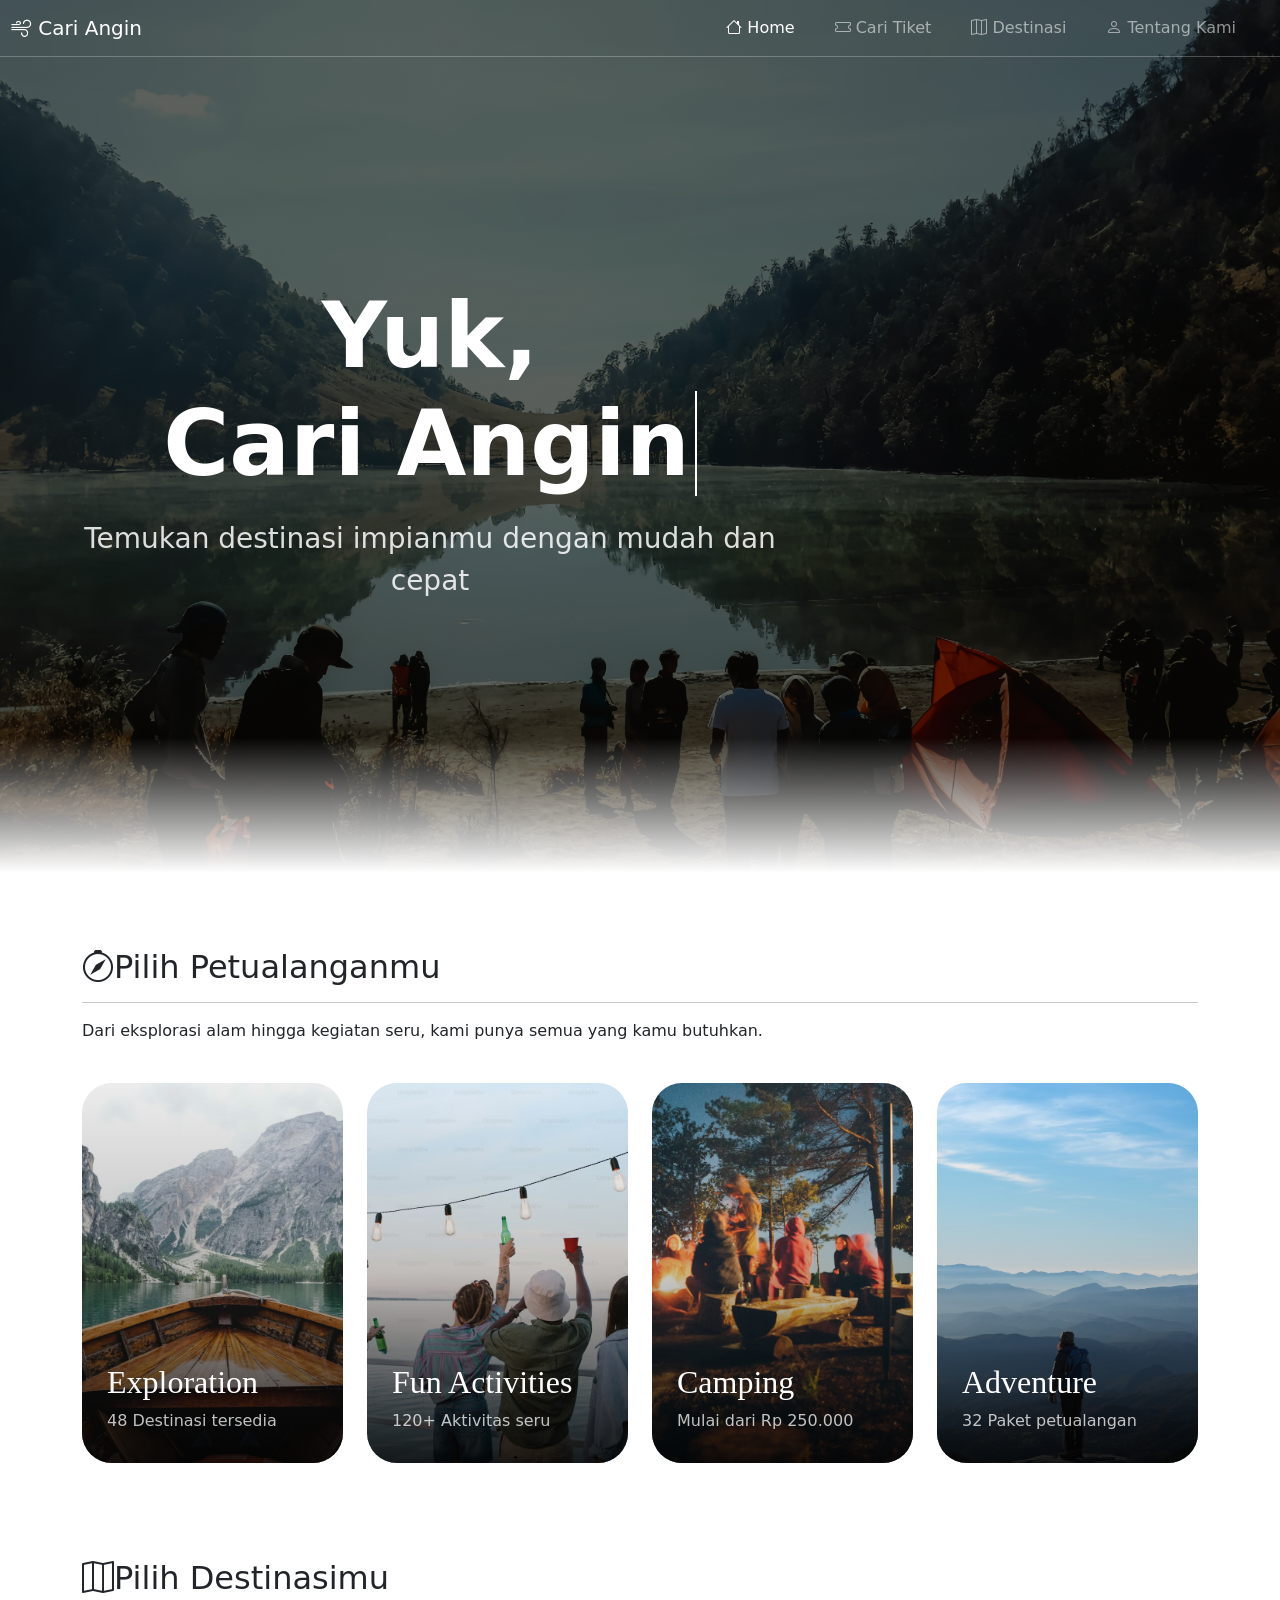
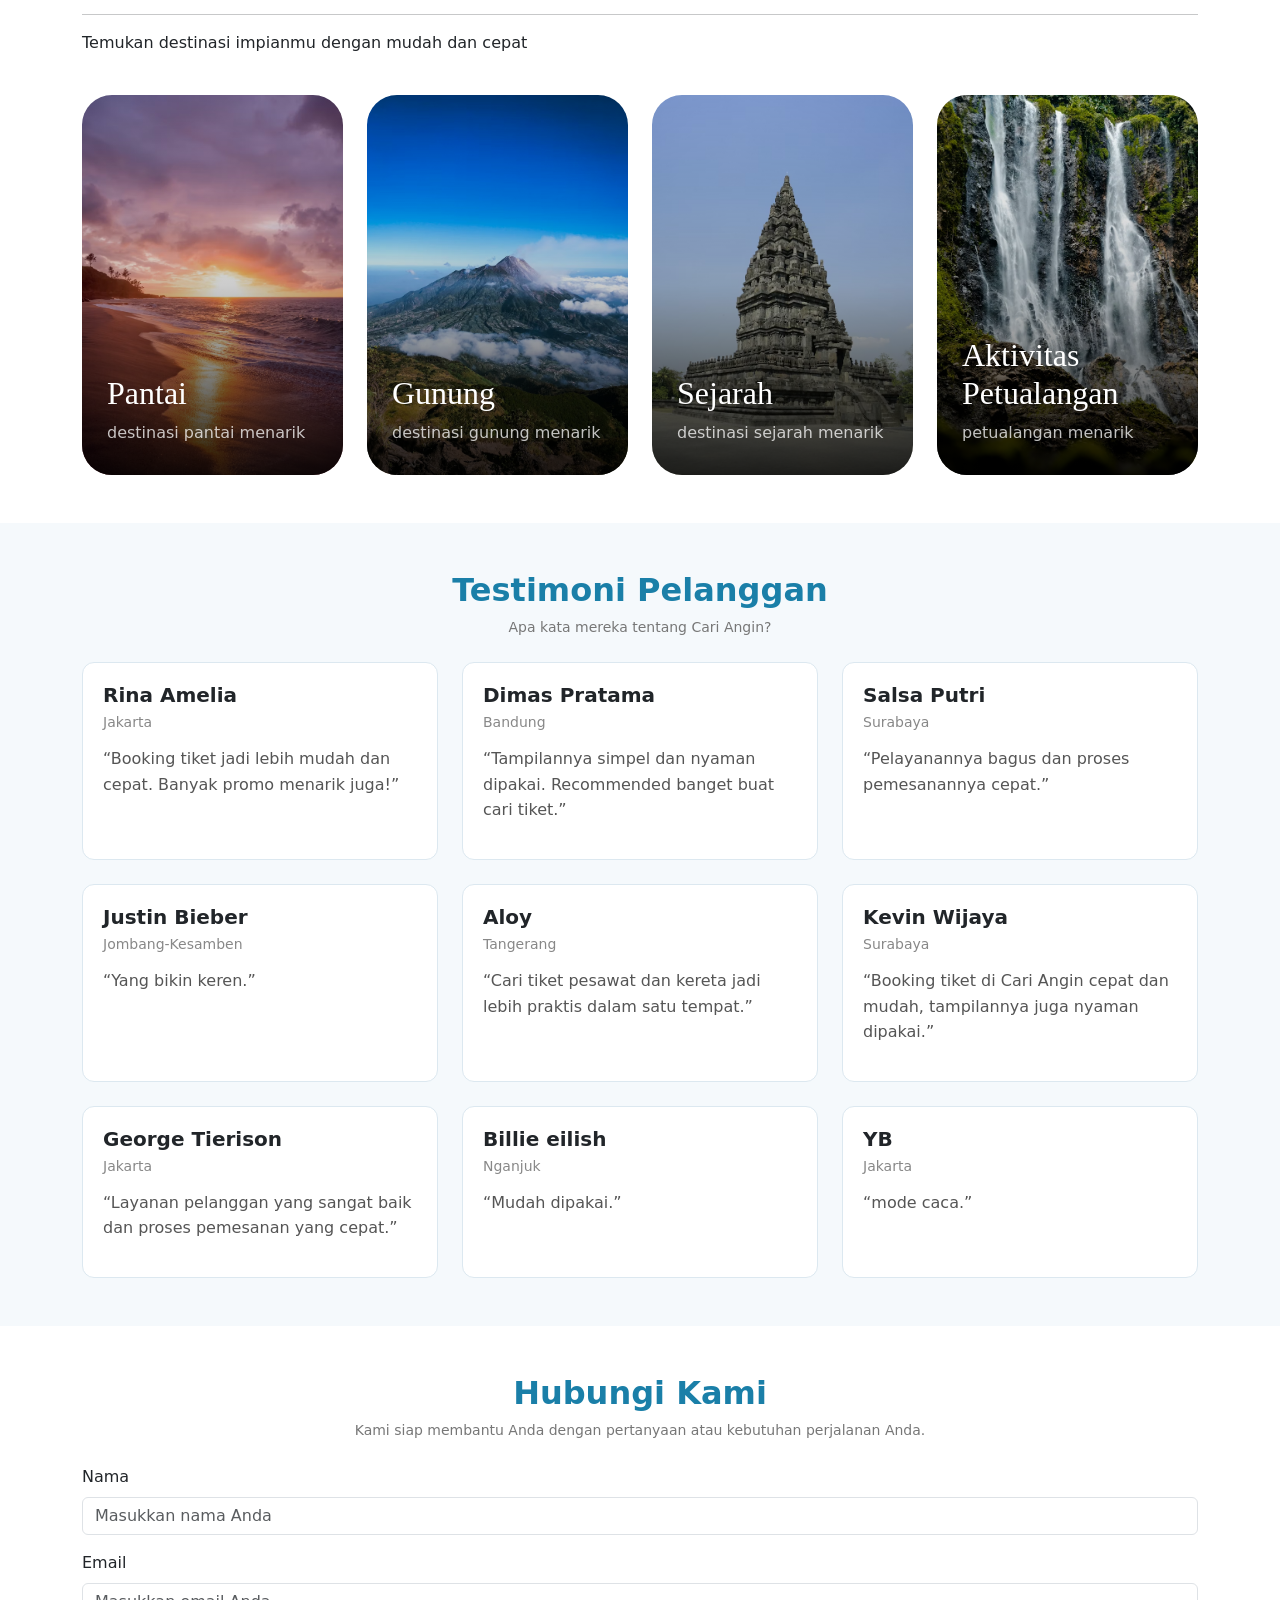
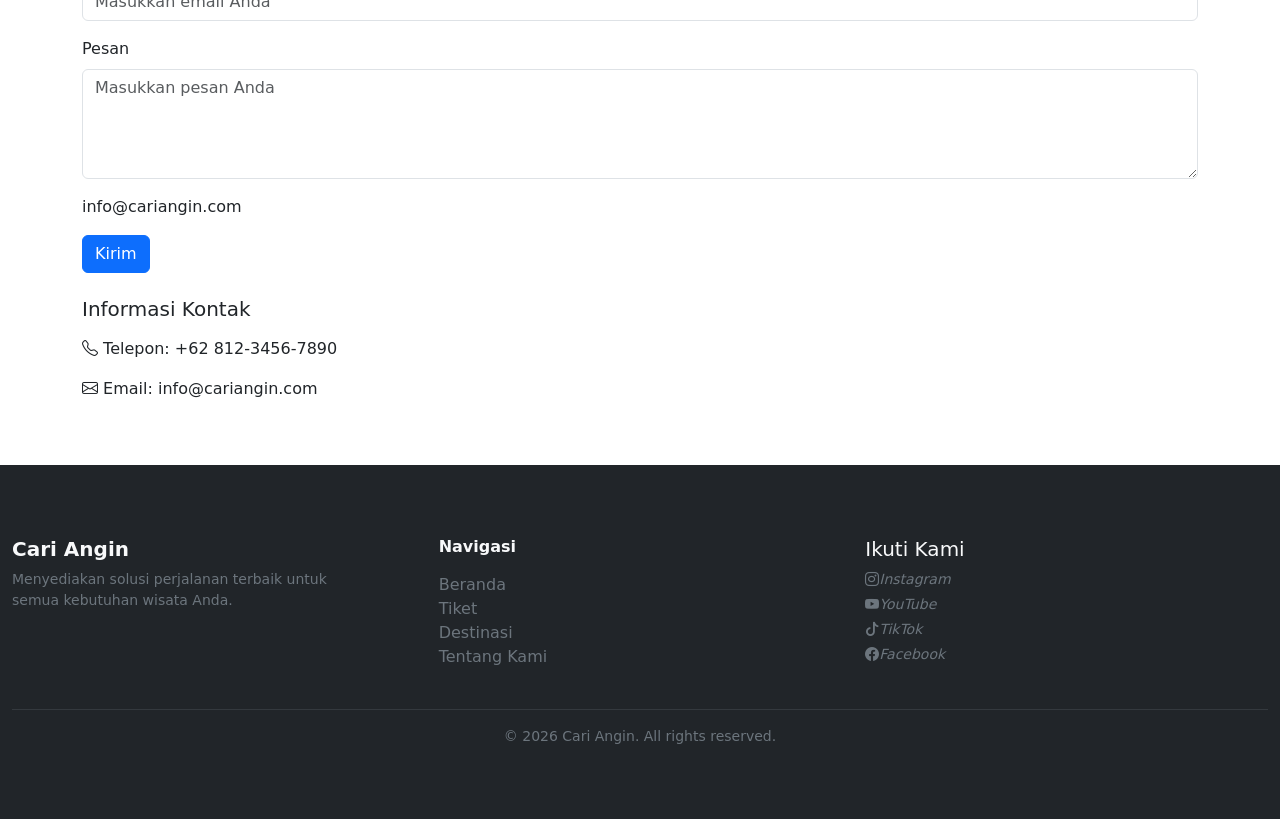
<file: index.html>
<!DOCTYPE html>
<html lang="en">
<head>
    <meta charset="UTF-8">
    <meta name="viewport" content="width=device-width, initial-scale=1.0">
    <title>Cari Angin</title>
    <link href="https://cdn.jsdelivr.net/npm/bootstrap@5.3.8/dist/css/bootstrap.min.css" rel="stylesheet">
    <link rel="stylesheet" href="https://cdn.jsdelivr.net/npm/bootstrap-icons@1.13.1/font/bootstrap-icons.min.css">
    <link rel="stylesheet" href="style index.css">
</head>
<body>
    
     <!-- NAVBAR -->
  <nav class="navbar navbar-expand-lg navbar-dark bg navbar fixed-top">
    <div class="container-fluid">
      <button class="navbar-toggler" type="button" data-bs-toggle="collapse" data-bs-target="#navbarNav">
        <span class="navbar-toggler-icon"></span>
      </button>
      <div class="collapse navbar-collapse" id="navbarNav">
        <a class="navbar-brand me-auto" href="#"><i class="bi bi-wind"></i> Cari Angin</a>
        <ul class="navbar-nav">
          <li class="nav-item me-4">
            <a class="nav-link active" href="#"><i class="bi bi-house"></i> Home</a>
          </li>
          <li class="nav-item me-4">
            <a class="nav-link" href="tiket.html"><i class="bi bi-ticket"></i> Cari Tiket</a>
          </li>
          <li class="nav-item me-4">
            <a class="nav-link" href="destinasi.html"><i class="bi bi-map"></i> Destinasi</a>
          </li>
            <li class="nav-item me-4">
                <a class="nav-link" href="tentang kami.html"><i class="bi bi-person"></i> Tentang Kami</a>
          </li>
        </ul>
      </div>
    </div>
    <hr style="position: absolute; top: 40px; width: 100%; color: #FFFFFF;">
  </nav>


    <!--banner-->
    <div class="banner d-flex align-items-center justify-content-right">
        <div class="text-center text-white">
            <h1 class="display-4 fw-bold">Yuk,<br><span id="typedText" class="typing"></span></h1>
            <p class="lead">Temukan destinasi impianmu dengan mudah dan cepat</p>
        </div>
    </div>


    <!--kategori Petualangan-->
    <div class="container py-5">
    <div class="row g-4">
      <div class="section-header">
        <h2 class="section-title text-dark"><i class="bi bi-compass"></i>Pilih Petualanganmu</h2>
        <hr>
        <p class="section-sub">Dari eksplorasi alam hingga kegiatan seru, kami punya semua yang kamu butuhkan.</p>
      </div>
      <!-- CARD 1 -->
      <div class="col-md-6 col-lg-3">
        <div class="travel-card">
          <img src="image/explore.avif" alt="Exploration">
          <div class="overlay">
            <div class="content">
                <h2>Exploration</h2>
                <p>48 Destinasi tersedia</p>
              </div>
            </div>
          </div>
      </div>
      <!-- CARD 2 -->
      <div class="col-md-6 col-lg-3">
        <div class="travel-card">
          <img src="image/fun.avif" alt="Fun Activities">
          <div class="overlay">
            <div class="content">
              <h2>Fun Activities</h2>
              <p>120+ Aktivitas seru</p>
            </div>
          </div>
        </div>
      </div>
      <!-- CARD 3 -->
      <div class="col-md-6 col-lg-3">
        <div class="travel-card">
          <img src="image/camping.avif" alt="Camping">
          <div class="overlay">
            <div class="content">
              <h2>Camping</h2>
              <p>Mulai dari Rp 250.000</p>
            </div>
          </div>
        </div>
      </div>
      <!-- CARD 4 -->
      <div class="col-md-6 col-lg-3">
        <div class="travel-card">
          <img src="image/adventure.avif" alt="Adventure">
          <div class="overlay">
            <div class="content">
              <h2>Adventure</h2>
              <p>32 Paket petualangan</p>
            </div>
          </div>
        </div>
      </div>
    </div>
  </div>


    <!--kategori Destinasi-->
    <div class="container py-5">
    <div class="row g-4">
      <div class="section-header">
        <h2 class="section-title text-dark"><i class="bi bi-map"></i>Pilih Destinasimu</h2>
        <hr>
        <p class="section-sub">Temukan destinasi impianmu dengan mudah dan cepat</p>
      </div>
      <!-- CARD 1 -->
      <div class="col-md-6 col-lg-3">
        <div class="travel-card">
          <img src="image/Pantai.avif" alt="Pantai">
          <div class="overlay">
            <div>
              <a href="destinasi.html" class="btn-custom">
                Lihat Semua
              </a>
              <div class="content down">
                <h2>Pantai</h2>
                <p>destinasi pantai menarik</p>
              </div>
            </div>
          </div>
        </div>
      </div>
      <!-- CARD 2 -->
      <div class="col-md-6 col-lg-3">
        <div class="travel-card">
          <img src="image/Gunung.avif" alt="Gunung">
          <div class="overlay">
            <div>
              <a href="destinasi.html" class="btn-custom">
                Lihat Semua
              </a>
            </div>
            <div class="content">
              <h2>Gunung</h2>
              <p>destinasi gunung menarik</p>
            </div>
          </div>
        </div>
      </div>
      <!-- CARD 3 -->
      <div class="col-md-6 col-lg-3">
        <div class="travel-card">
          <img src="image/sejarah.avif" alt="Sejarah">
          <div class="overlay">
            <div>
              <a href="destinasi.html" class="btn-custom">
                Lihat Semua
              </a>
            </div>
            <div class="content">
              <h2>Sejarah</h2>
              <p>destinasi sejarah menarik</p>
            </div>
          </div>
        </div>
      </div>
      <!-- CARD 4 -->
      <div class="col-md-6 col-lg-3">
        <div class="travel-card">
          <img src="image/petualangan.avif" alt="Petualangan">
          <div class="overlay">
            <div>
              <a href="destinasi.html" class="btn-custom">
                Lihat Semua
              </a>
            </div>
            <div class="content">
              <h2>Aktivitas Petualangan</h2>
              <p>petualangan menarik</p>
            </div>
          </div>
        </div>
      </div>
    </div>
  </div>


<!--testimoni-->
<section class="testimoni py-5">
  <div class="container">
    <div class="text-center mb-4">
      <h2 class="judul">Testimoni Pelanggan</h2>
      <p class="subjudul">Apa kata mereka tentang Cari Angin?</p>
    </div>
    <div class="row g-4">
      <!--Card 1-->
      <div class="col-md-4">
        <div class="card-testi">
          <h5>Rina Amelia</h5>
          <small>Jakarta</small>
          <p>
            “Booking tiket jadi lebih mudah dan cepat.
            Banyak promo menarik juga!”
          </p>
        </div>
      </div>
      <!--Card 2-->
      <div class="col-md-4">
        <div class="card-testi">
          <h5>Dimas Pratama</h5>
          <small>Bandung</small>
          <p>
            “Tampilannya simpel dan nyaman dipakai.
            Recommended banget buat cari tiket.”
          </p>
        </div>
      </div>
      <!--Card 3-->
      <div class="col-md-4">
        <div class="card-testi">
          <h5>Salsa Putri</h5>
          <small>Surabaya</small>
          <p>
            “Pelayanannya bagus dan proses pemesanannya cepat.”
          </p>
        </div>
      </div>
      <!--Card 4-->
      <div class="col-md-4">
        <div class="card-testi">
          <h5>Justin Bieber</h5>
          <small>Jombang-Kesamben</small>
          <p>
            “Yang bikin keren.”
          </p>
        </div>
      </div>
      <!--Card 5-->
      <div class="col-md-4">
        <div class="card-testi">
          <h5>Aloy</h5>
          <small>Tangerang</small>
          <p>
            “Cari tiket pesawat dan kereta jadi lebih praktis dalam satu tempat.”
          </p>
        </div>
      </div>
      <!--Card 6-->
      <div class="col-md-4">
        <div class="card-testi">
          <h5>Kevin Wijaya</h5>
          <small>Surabaya</small>
          <p>
            “Booking tiket di Cari Angin cepat dan mudah, tampilannya juga nyaman dipakai.”
          </p>
        </div>
      </div>
      <!--Card 7-->
      <div class="col-md-4">
        <div class="card-testi">
          <h5>George Tierison</h5>
          <small>Jakarta</small>
          <p>
            “Layanan pelanggan yang sangat baik dan proses pemesanan yang cepat.”
          </p>
        </div>
      </div>
      <!--Card 8-->
      <div class="col-md-4">
        <div class="card-testi">
          <h5>Billie eilish</h5>
          <small>Nganjuk</small>
          <p>
            “Mudah dipakai.”
          </p>
        </div>
      </div>
      <!--Card 9-->
      <div class="col-md-4">
        <div class="card-testi">
          <h5>YB</h5>
          <small>Jakarta</small>
          <p>
            “mode caca.”
          </p>
        </div>
      </div>
    </div>
  </div>
</section>


    <!--kontak-->
    <section class="kontak py-5">
      <div class="container">
        <div class="text-center mb-4">
          <h2 class="judul-kontak">Hubungi Kami</h2>
          <p class="subjudul-kontak">Kami siap membantu Anda dengan pertanyaan atau kebutuhan perjalanan Anda.</p>
        </div>
        <div class="row">
          <div class="col-12">
            <form>
              <div class="mb-3">
                <label for="name" class="form-label">Nama</label>
                <input type="text" class="form-control" id="name" placeholder="Masukkan nama Anda">
              </div>
              <div class="mb-3">
                <label for="email" class="form-label">Email</label>
                <input type="email" class="form-control" id="email" placeholder="Masukkan email Anda">
              </div>
              <div class="mb-3">
                <label for="message" class="form-label">Pesan</label>
                <textarea class="form-control" id="message" rows="4" placeholder="Masukkan pesan Anda"></textarea>
              </div>
              <p>info@cariangin.com</p>
              <button type="submit" class="btn btn-primary">Kirim</button>
            </form>
            <div class="contact-card mt-4 text-start">
              <h5 class="mb-3">Informasi Kontak</h5>
              <p><i class="bi bi-telephone"></i> Telepon: +62 812-3456-7890</p>
              <p><i class="bi bi-envelope"></i> Email: info@cariangin.com</p>
            </div>
          </div>
        </div>
      </div>
    </section>


    <!--Footer-->
    <footer class="bg-dark text-light py-4">
      <div class="container-fluid py-5">
        <div class="row text-center text-md-start">
          <div class="col-md-4 mb-3 mb-md-0">
            <h5 class="fw-bold">Cari Angin</h5>
            <p class="text-secondary small">
              Menyediakan solusi perjalanan terbaik untuk<br>semua kebutuhan wisata Anda.
            </p>
          </div>
          <div class="col-md-4 mb-3 mb-md-0">
            <h6 class="fw-bold mb-3">Navigasi</h6>
            <ul class="list-unstyled">
                <li>
                <a href="index.html" class="text-secondary text-decoration-none"
                  >Beranda</a
                >
              </li>
              <li>
                <a href="tiket.html" class="text-secondary text-decoration-none"
                  >Tiket</a
                >
              </li>
              <li>
                <a href="destinasi.html" class="text-secondary text-decoration-none"
                  >Destinasi</a
                >
              </li>
              <li>
                <a href="tentang-kami.html" class="text-secondary text-decoration-none"
                  >Tentang Kami</a
                >
              </li>
          </div>
         
      <div class="col-md-4 bear">
          <h5>Ikuti Kami</h5>
          <ul class="list-unstyled text-secondary small">
            <li class="mb-1"><a href="#" class="text-secondary text-decoration-none"><i class="bi bi-instagram">Instagram</i></a></li>
            <li class="mb-1"><a href="#" class="text-secondary text-decoration-none"><i class="bi bi-youtube">YouTube</i></a></li>
            <li class="mb-1"><a href="#" class="text-secondary text-decoration-none"><i class="bi bi-tiktok">TikTok</i></a></li>
            <li class="mb-1"><a href="#" class="text-secondary text-decoration-none"><i class="bi bi-facebook">Facebook</i></a></li>
          </ul>
        </div>
      </div>
        <hr class="border-secondary mt-4 mb-3" />
        <p class="text-center text-secondary small mb-0">
          &copy; 2026 Cari Angin. All rights reserved.
        </p>
      </div>
    </footer>



    <script src="https://cdn.jsdelivr.net/npm/bootstrap@5.3.8/dist/js/bootstrap.bundle.min.js"></script>

<script>

window.addEventListener("scroll", function() {
    let navbar = document.querySelector(".navbar");

    if (window.scrollY > 50) {
        navbar.classList.add("scrolled");
    } else {
        navbar.classList.remove("scrolled");
    }
});

const typedText = document.getElementById("typedText");
const speed = 120;
const delayBetweenWords = 1200;
const words = ["Cari Angin", "Jelajahi Dunia", "Main Yuk!"];
let currentWordIndex = 0;
  let currentCharIndex = 0;
  let isDeleting = false;

function type() {
    const currentWord = words[currentWordIndex];
    if (isDeleting) {
      typedText.textContent = currentWord.substring(0, currentCharIndex --);
    } else {
      typedText.textContent = currentWord.substring(0, currentCharIndex ++);
    }

    if (!isDeleting && currentCharIndex === currentWord.length + 1) {
      isDeleting = true;
      setTimeout(type, delayBetweenWords);
    } else if (isDeleting && currentCharIndex === 0) {
      isDeleting = false;
      currentWordIndex = (currentWordIndex + 1) % words.length;
      setTimeout(type, speed);
    } else {
      setTimeout(type, speed);
    }
}
type();

</script>

</body>
</html>
</file>
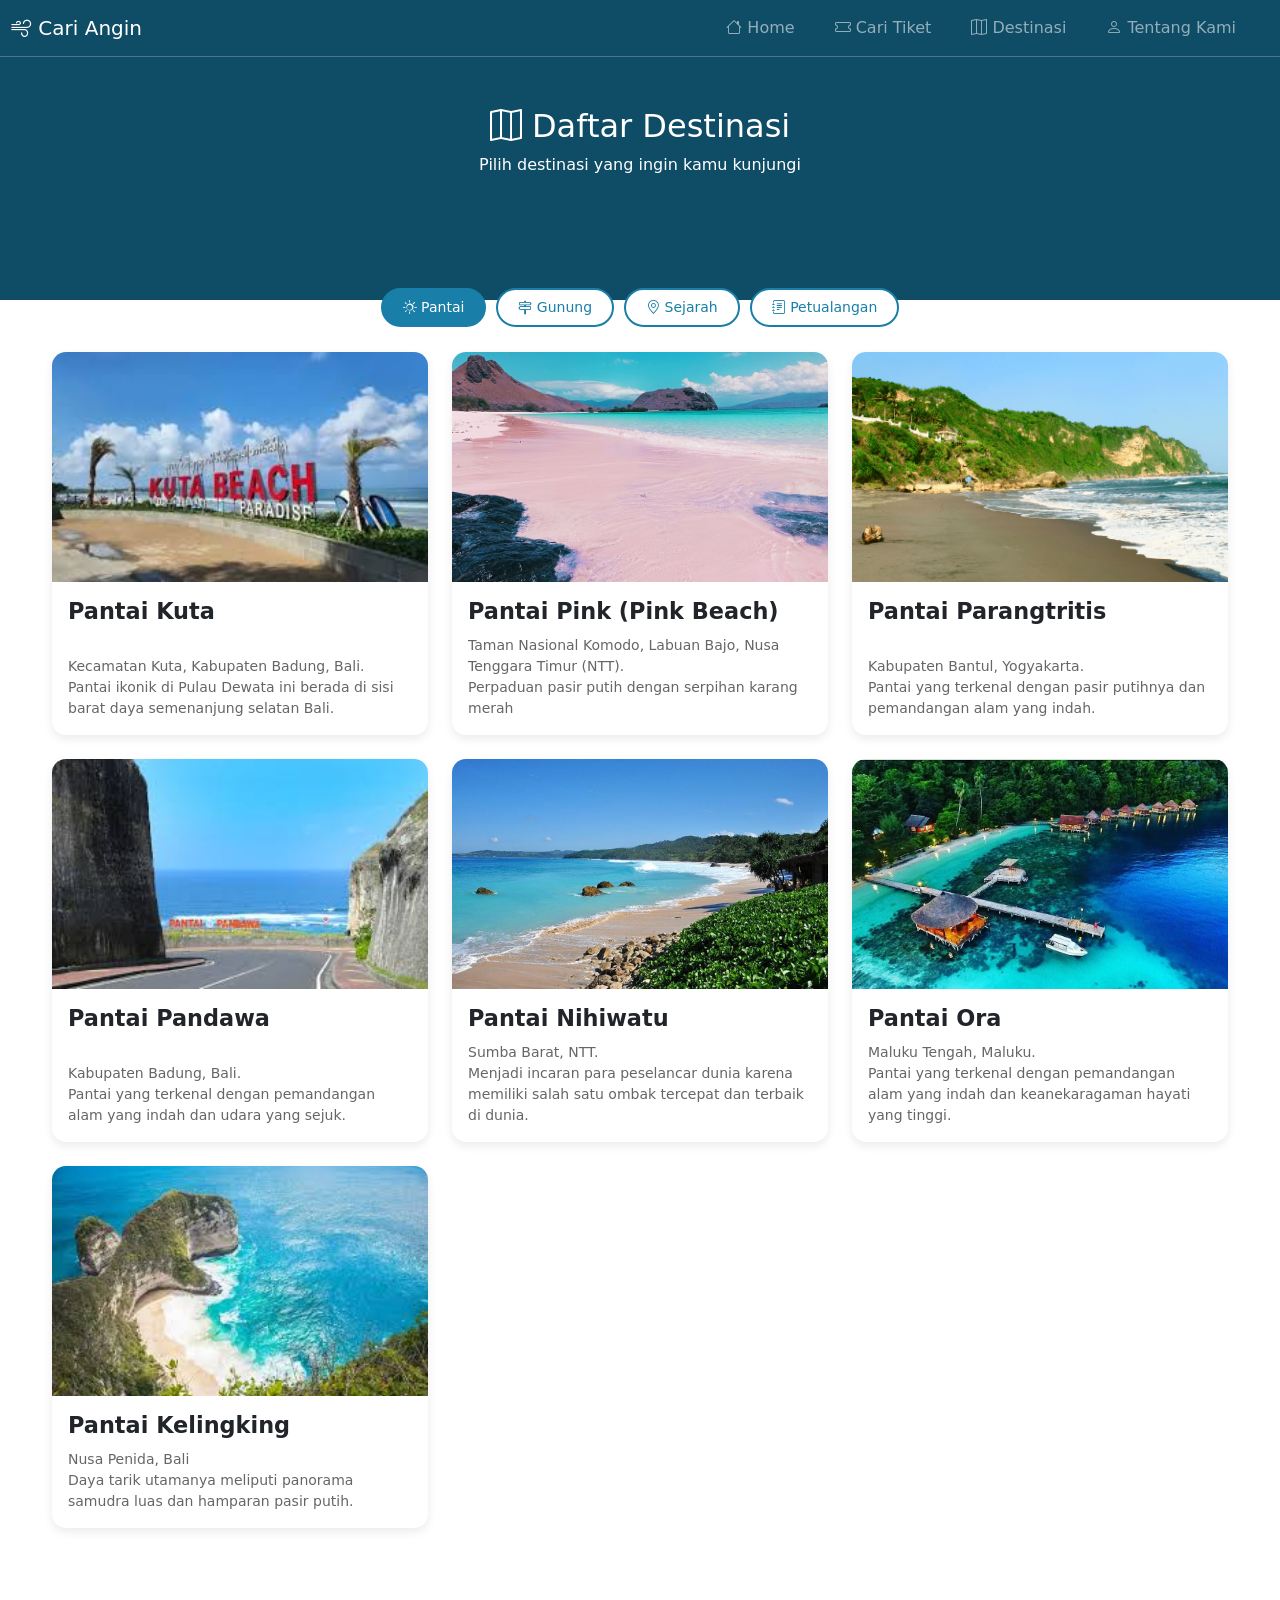
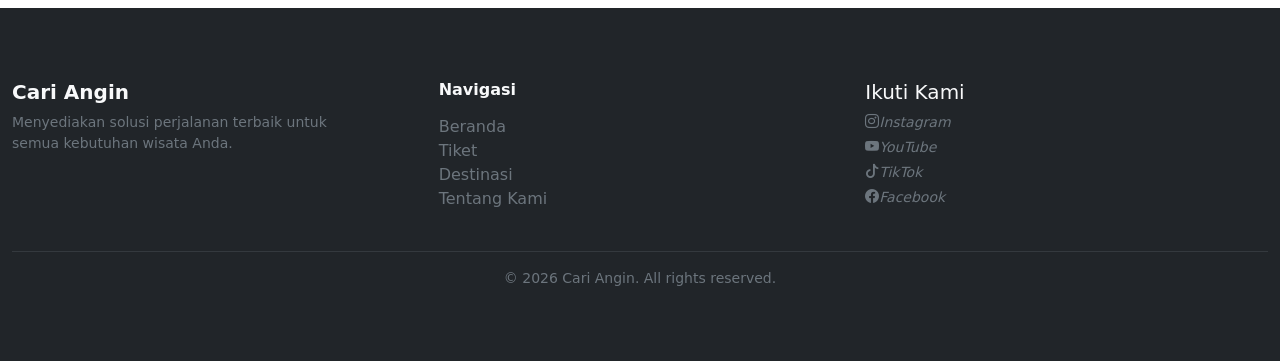
<file: destinasi.html>
<!DOCTYPE html>
<html lang="en">
<head>
    <meta charset="UTF-8">
    <meta name="viewport" content="width=device-width, initial-scale=1.0">
    <title>Cari Angin</title>
    <link href="https://cdn.jsdelivr.net/npm/bootstrap@5.3.8/dist/css/bootstrap.min.css" rel="stylesheet">
    <link rel="stylesheet" href="https://cdn.jsdelivr.net/npm/bootstrap-icons@1.13.1/font/bootstrap-icons.min.css">
    <link rel="stylesheet" href="style destinasi.css">
</head>
<body>
    
     <!-- NAVBAR -->
  <nav class="navbar navbar-expand-lg navbar-dark bg navbar fixed-top">
    <div class="container-fluid">
      <button class="navbar-toggler" type="button" data-bs-toggle="collapse" data-bs-target="#navbarNav">
        <span class="navbar-toggler-icon"></span>
      </button>
      <div class="collapse navbar-collapse" id="navbarNav">
        <a class="navbar-brand me-auto" href="index.html"><i class="bi bi-wind"></i> Cari Angin</a>
        <ul class="navbar-nav">
          <li class="nav-item me-4">
            <a class="nav-link" href="index.html"><i class="bi bi-house"></i> Home</a>
          </li>
          <li class="nav-item me-4">
            <a class="nav-link" href="tiket.html"><i class="bi bi-ticket"></i> Cari Tiket</a>
          </li>
          <li class="nav-item me-4">
            <a class="nav-link" href="#"><i class="bi bi-map"></i> Destinasi</a>
          </li>
            <li class="nav-item me-4">
                <a class="nav-link" href="tentang kami.html"><i class="bi bi-person"></i> Tentang Kami</a>
          </li>
        </ul>
      </div>
    </div>
    <hr style="position: absolute; top: 40px; width: 100%; color: #FFFFFF;">
  </nav>

<!--header-->
<div class="header-section">
    <div class="container py-5">
  <h2><i class="bi bi-map"></i> Daftar Destinasi</h2>
  <p>Pilih destinasi yang ingin kamu kunjungi</p>
</div>
</div>
  
<div class="container" style="max-width: 1200px; margin-top: 10px;">

    <!--tab-->
<div class="tab-wrap">
    <button class="aktif" onclick="gantiTab('pantai', this)"><i class="bi bi-sun"></i> Pantai</button>
    <button onclick="gantiTab('gunung', this)"><i class="bi bi-signpost-2"></i> Gunung</button>
    <button onclick="gantiTab('sejarah', this)"><i class="bi bi-geo-alt"></i> Sejarah</button>
    <button onclick="gantiTab('petualangan', this)"><i class="bi bi-journal-text"></i> Petualangan</button>
</div> 

    <!--pantai-->
    <div id="tab-pantai">
        <div class="row g-4">
            <div class="col-lg-4 col-md-6">
                <div class="card h-100">
                    <img src="Pantai/kuta.jpg" class="card-img-top" alt="Pantai 1">
                    <div class="card-body">
                        <h5 class="card-title">Pantai Kuta</h5>
                        <p class="card-text">Kecamatan Kuta, Kabupaten Badung, Bali.<br>Pantai ikonik di Pulau Dewata ini berada di sisi barat daya semenanjung selatan Bali.</p>
                    </div>
                </div>
            </div>
            <div class="col-lg-4 col-md-6">
                <div class="card h-100">
                    <img src="Pantai/pink.jpg" class="card-img-top" alt="Pantai 2">
                    <div class="card-body">
                        <h5 class="card-title">Pantai Pink (Pink Beach)</h5>
                        <p class="card-text">Taman Nasional Komodo, Labuan Bajo, Nusa Tenggara Timur (NTT).<br>Perpaduan pasir putih dengan serpihan karang merah</p>
                    </div>
                </div>
            </div>
            <div class="col-lg-4 col-md-6">
                <div class="card h-100">
                    <img src="Pantai/parangtritis.png" class="card-img-top" alt="Pantai 3">
                    <div class="card-body">
                        <h5 class="card-title">Pantai Parangtritis</h5>
                        <p class="card-text">Kabupaten Bantul, Yogyakarta.<br>Pantai yang terkenal dengan pasir putihnya dan pemandangan alam yang indah.</p>
                    </div>
                </div>
            </div>
            <div class="col-lg-4 col-md-6">
                <div class="card h-100">
                    <img src="Pantai/pandawa.jpg" class="card-img-top" alt="Pantai 4">
                    <div class="card-body">
                        <h5 class="card-title">Pantai Pandawa</h5>
                        <p class="card-text">Kabupaten Badung, Bali.<br>Pantai yang terkenal dengan pemandangan alam yang indah dan udara yang sejuk.</p>
                    </div>
                </div>
            </div>
            <div class="col-lg-4 col-md-6">
                <div class="card h-100">
                    <img src="Pantai/Nihiwatu.jpg" class="card-img-top" alt="Pantai 5">
                    <div class="card-body">
                        <h5 class="card-title">Pantai Nihiwatu</h5>
                        <p class="card-text">Sumba Barat, NTT.<br>Menjadi incaran para peselancar dunia karena memiliki salah satu ombak tercepat dan terbaik di dunia.</p>
                    </div>
                </div>
            </div>
            <div class="col-lg-4 col-md-6">
                <div class="card h-100">
                    <img src="Pantai/Ora.jpg" class="card-img-top" alt="Pantai 6">
                    <div class="card-body">
                        <h5 class="card-title">Pantai Ora</h5>
                        <p class="card-text">Maluku Tengah, Maluku.<br>Pantai yang terkenal dengan pemandangan alam yang indah dan keanekaragaman hayati yang tinggi.</p>
                    </div>
                </div>
            </div>
            <div class="col-lg-4 col-md-6">
                <div class="card h-100">
                    <img src="Pantai/kelingking.jpg" class="card-img-top" alt="Pantai 7">
                    <div class="card-body">
                        <h5 class="card-title">Pantai Kelingking</h5>
                        <p class="card-text"> Nusa Penida, Bali<br>Daya tarik utamanya meliputi panorama samudra luas dan hamparan pasir putih.</p>
                    </div>
                </div>
            </div>
        </div>
    </div>

    <!--gunung-->
    <div id="tab-gunung" style="display: none;">
        <div class="row g-4">
            <div class="col-lg-4 col-md-6">
                <div class="card h-100">
                    <img src="Gunung/lawu.jpg" class="card-img-top" alt="Gunung 1">
                    <div class="card-body">
                        <h5 class="card-title">Gunung Lawu</h5>
                        <p class="card-text">3.265 mdpl.<br>Terdapat lima jalur utama Yaitu : Cemoro Sewu,Cemoro Kandang,Candi Ceto,Singolagu,Tambak.</p>
                    </div>
                </div>
            </div>
            <div class="col-lg-4 col-md-6">
                <div class="card h-100">
                    <img src="Gunung/arjuno.jpg" class="card-img-top" alt="Gunung 2">
                    <div class="card-body">
                        <h5 class="card-title">Gunung Arjuno</h5>
                        <p class="card-text">3.339 mdpl.<br>Terdapat Empat jalur Resmi Yaitu : Tretes,SumberBrantas,Lawang,Purwosari.</p>
                    </div>
                </div>
            </div>
            <div class="col-lg-4 col-md-6">
                <div class="card h-100">
                    <img src="Gunung/bromo.avif" class="card-img-top" alt="Gunung 3">
                    <div class="card-body">
                        <h5 class="card-title">Gunung Bromo</h5>
                        <p class="card-text">2.392 mdpl.<br>Terdapat Empat jalur utama Yaitu : Malang,Probolinggo,Pasuruan,lumajang.</p>
                    </div>
                </div>
            </div>
            <div class="col-lg-4 col-md-6">
                <div class="card h-100">
                    <img src="Gunung/sumbing.jpg" class="card-img-top" alt="Gunung 4">
                    <div class="card-body">
                        <h5 class="card-title">Gunung Sumbing</h5>
                        <p class="card-text">3.371 mdpl.<br>Terdapat Lima jalur utama Yaitu : Garung,ButuhKaliangkrik,GajahMungkur,Bowongso,CepitParakan.</p>
                    </div>
                </div>
            </div>
            <div class="col-lg-4 col-md-6">
                <div class="card h-100">
                    <img src="Gunung/Semeru.jpg" class="card-img-top" alt="Gunung 5">
                    <div class="card-body">
                        <h5 class="card-title">Gunung Semeru</h5>
                        <p class="card-text">3.676 mdpl.<br>Terdapat Satu jalur utama Yaitu : Ranu Pani.</p>
                    </div>
                </div>
            </div>
            <div class="col-lg-4 col-md-6">
                <div class="card h-100">
                    <img src="Gunung/merbabu.jpg" class="card-img-top" alt="Gunung 6">
                    <div class="card-body">
                        <h5 class="card-title">Gunung Merbabu</h5>
                        <p class="card-text">3.145 mdpl.<br>Terdapat jalur Resmi Yaitu :<br> Selo,Thekelan,Suwanting,Wekas,Cuntel.</p>
                    </div>
                </div>
            </div>
            <div class="col-lg-4 col-md-6">
                <div class="card h-100">
                    <img src="Gunung/rinjani.jpg" class="card-img-top" alt="Gunung 7">
                    <div class="card-body">
                        <h5 class="card-title">Gunung Rinjani</h5>
                        <p class="card-text">3.726 mdpl.<br>Terdapat Enam jalur Resmi Yaitu : Sembalun,Torean,Senaru,AikBerik,Timbanuh,TeteBatu.</p>
                    </div>
                </div>
            </div>
        </div>
    </div>
      
    <!--Sejarah-->
    <div id="tab-sejarah" style="display: none;">
        <div class="row g-4">
            <div class="col-lg-4 col-md-6">
                <div class="card h-100">
                    <img src="Sejarah/borobudur.jpg" class="card-img-top" alt="Sejarah 1">
                    <div class="card-body">
                        <h5 class="card-title">Candi Borobudur</h5>
                        <p class="card-text">Kabupaten Magelang, Jawa Tengah.<br>monumen Buddha terbesar di dunia peninggalan Dinasti Syailendra yang dibangun antara abad ke-8 dan ke-9 Masehi.</p>
                    </div>
                </div>
            </div>
            <div class="col-lg-4 col-md-6">
                <div class="card h-100">
                    <img src="Sejarah/gedong songo.jpg" class="card-img-top" alt="Sejarah 2">
                    <div class="card-body">
                        <h5 class="card-title">Candi Gedong Songo</h5>
                        <p class="card-text">Kecamatan Bandungan, Kabupaten Semarang, Jawa Tengah.<br>Kompleks percandian ini bertengger eksotis di lereng selatan Gunung Ungaran.</p>
                    </div>
                </div>
            </div>
            <div class="col-lg-4 col-md-6">
                <div class="card h-100">
                    <img src="Sejarah/muaro jambi.jpg" class="card-img-top" alt="Sejarah 3">
                    <div class="card-body">
                        <h5 class="card-title">Candi Muaro Jambi</h5>
                        <p class="card-text">Kecamatan Maro Sebo,Kabupaten Muaro Jambi,Provinsi Jambi.<br>kompleks percandian agama Buddha peninggalan Kerajaan Melayu Kuno dan Sriwijaya.</p>
                    </div>
                </div>
            </div>
            <div class="col-lg-4 col-md-6">
                <div class="card h-100">
                    <img src="Sejarah/penataran.jpg" class="card-img-top" alt="Sejarah 4">
                    <div class="card-body">
                        <h5 class="card-title">Candi Penataran</h5>
                        <p class="card-text">Kecamatan Nglegok, Kabupaten Blitar, Jawa Timur.<br>tepat di lereng barat daya Gunung Kelud pada ketinggian sekitar 450 mdpl.</p>
                    </div>
                </div>
            </div>
            <div class="col-lg-4 col-md-6">
                <div class="card h-100">
                    <img src="Sejarah/sewu.jpg" class="card-img-top" alt="Sejarah 5">
                    <div class="card-body">
                        <h5 class="card-title">Candi Sewu</h5>
                        <p class="card-text">Kecamatan Prambanan, Kabupaten Klaten, Jawa Tengah.<br>kompleks candi Buddha terbesar kedua di Indonesia.</p>
                    </div>
                </div>
            </div>
            <div class="col-lg-4 col-md-6">
                <div class="card h-100">
                    <img src="Sejarah/Brahu.webp" class="card-img-top" alt="Sejarah 6">
                    <div class="card-body">
                        <h5 class="card-title">Candi Brahu</h5>
                        <p class="card-text">Kecamatan Trowulan, Kabupaten Mojokerto, Jawa Timur.<br>Berumur jauh lebih tua dari Kerajaan Majapahit.</p>
                    </div>
                </div>
            </div>
            <div class="col-lg-4 col-md-6">
                <div class="card h-100">
                    <img src="Sejarah/prambanan.jpg" class="card-img-top" alt="Sejarah 7">
                    <div class="card-body">
                        <h5 class="card-title">Candi Prambanan</h5>
                        <p class="card-text">Kecamatan Prambanan, Kabupaten Klaten, Jawa Tengah.<br>Candi Hindu terbesar di Indonesia setinggi 47 meter</p>
                    </div>
                </div>
            </div>
        </div>
    </div>
      
    <!--petualangan-->
    <div id="tab-petualangan" style="display: none;">
        <div class="row g-4">
            <div class="col-lg-4 col-md-6">
                <div class="card h-100">
                    <img src="Petualangan/jetski.jpg" class="card-img-top" alt="Petualangan 1">
                    <div class="card-body">
                        <h5 class="card-title">Jetski</h5>
                        <p class="card-text">harga berkisar antara Rp150.000 hingga Rp1.500.000+ tergantung lokasi.</p>
                    </div>
                </div>
            </div>
            <div class="col-lg-4 col-md-6">
                <div class="card h-100">
                    <img src="Petualangan/jetpack water.jpg" class="card-img-top" alt="Petualangan 2">
                    <div class="card-body">
                        <h5 class="card-title">Jetpack Water</h5>
                        <p class="card-text">harga berkisar antara Rp550.000 hingga Rp1.000.000+ per orang untuk durasi terbang 15 hingga 20 menit.</p>
                    </div>
                </div>
            </div>
            <div class="col-lg-4 col-md-6">
                <div class="card h-100">
                    <img src="Petualangan/kitesurfing.jpg" class="card-img-top" alt="Petualangan 3">
                    <div class="card-body">
                        <h5 class="card-title">Kitesurfing</h5>
                        <p class="card-text">harga berkisar antara Rp475.000 hingga Rp800.000 tergantung lokasi.</p>
                    </div>
                </div>
            </div>
            <div class="col-lg-4 col-md-6">
                <div class="card h-100">
                    <img src="Petualangan/Parasailing.jpg" class="card-img-top" alt="Petualangan 4">
                    <div class="card-body">
                        <h5 class="card-title">Parasailing</h5>
                        <p class="card-text">harga berkisar antara  Rp80.000 hingga Rp450.000+ per orang tergantung metode terbang yang Anda pilih.</p>
                    </div>
                </div>
            </div>
            <div class="col-lg-4 col-md-6">
                <div class="card h-100">
                    <img src="Petualangan/skydriver.jpg" class="card-img-top" alt="Petualangan 5">
                    <div class="card-body">
                        <h5 class="card-title">Skydiving</h5>
                        <p class="card-text">harga berkisar antara Rp1.500.000 hingga Rp18.000.000+ tergantung metode penerbangan.</p>
                    </div>
                </div>
            </div>
            <div class="col-lg-4 col-md-6">
                <div class="card h-100">
                    <img src="Petualangan/Hiking.avif" class="card-img-top" alt="Petualangan 6">
                    <div class="card-body">
                        <h5 class="card-title">Hiking</h5>
                        <p class="card-text">harga berkisar antara Rp10.000 hingga Rp50.000 per orang, tergantung lokasi.</p>
                    </div>
                </div>
            </div>
            <div class="col-lg-4 col-md-6">
                <div class="card h-100">
                    <img src="Petualangan/windsurfing.jpg" class="card-img-top" alt="Petualangan 7">
                    <div class="card-body">
                        <h5 class="card-title">Windsurfing</h5>
                        <p class="card-text">harga berkisar antara  Rp250.000 hingga Rp450.000 per jam, tergantung lokasi.</p>
                    </div>
                </div>
            </div>
        </div>
    </div>
</div>

      
    <!--Footer-->
    <footer class="bg-dark text-light py-4">
      <div class="container-fluid py-5">
        <div class="row text-center text-md-start">
          <div class="col-md-4 mb-3 mb-md-0">
            <h5 class="fw-bold">Cari Angin</h5>
            <p class="text-secondary small">
              Menyediakan solusi perjalanan terbaik untuk<br>semua kebutuhan wisata Anda.
            </p>
          </div>
          <div class="col-md-4 mb-3 mb-md-0">
            <h6 class="fw-bold mb-3">Navigasi</h6>
            <ul class="list-unstyled">
                <li>
                <a href="index.html" class="text-secondary text-decoration-none"
                  >Beranda</a
                >
              </li>
              <li>
                <a href="tiket.html" class="text-secondary text-decoration-none"
                  >Tiket</a
                >
              </li>
              <li>
                <a href="destinasi.html" class="text-secondary text-decoration-none"
                  >Destinasi</a
                >
              </li>
              <li>
                <a href="tentang kami.html" class="text-secondary text-decoration-none"
                  >Tentang Kami</a
                >
              </li>
          </div>
         
      <div class="col-md-4 bear">
          <h5>Ikuti Kami</h5>
          <ul class="list-unstyled text-secondary small">
            <li class="mb-1"><a href="#" class="text-secondary text-decoration-none"><i class="bi bi-instagram">Instagram</i></a></li>
            <li class="mb-1"><a href="#" class="text-secondary text-decoration-none"><i class="bi bi-youtube">YouTube</i></a></li>
            <li class="mb-1"><a href="#" class="text-secondary text-decoration-none"><i class="bi bi-tiktok">TikTok</i></a></li>
            <li class="mb-1"><a href="#" class="text-secondary text-decoration-none"><i class="bi bi-facebook">Facebook</i></a></li>
          </ul>
        </div>
      </div>
        <hr class="border-secondary mt-4 mb-3" />
        <p class="text-center text-secondary small mb-0">
          &copy; 2026 Cari Angin. All rights reserved.
        </p>
      </div>
    </footer>



<script src="https://cdn.jsdelivr.net/npm/bootstrap@5.3.8/dist/js/bootstrap.bundle.min.js"></script>

<script>

window.addEventListener("scroll", function() {
    let navbar = document.querySelector(".navbar");

    if (window.scrollY > 50) {
        navbar.classList.add("scrolled");
    } else {
        navbar.classList.remove("scrolled");
    }
});

function gantiTab(tipe, tombol) {
  document.getElementById('tab-pantai').style.display      = 'none';
  document.getElementById('tab-gunung').style.display      = 'none';
  document.getElementById('tab-sejarah').style.display     = 'none';
  document.getElementById('tab-petualangan').style.display = 'none';
  document.getElementById('tab-' + tipe).style.display = 'block';
  document.querySelectorAll('.tab-wrap button').forEach(b => b.classList.remove('aktif'));
  tombol.classList.add('aktif');
}

</script>

</body>
</html>
</file>
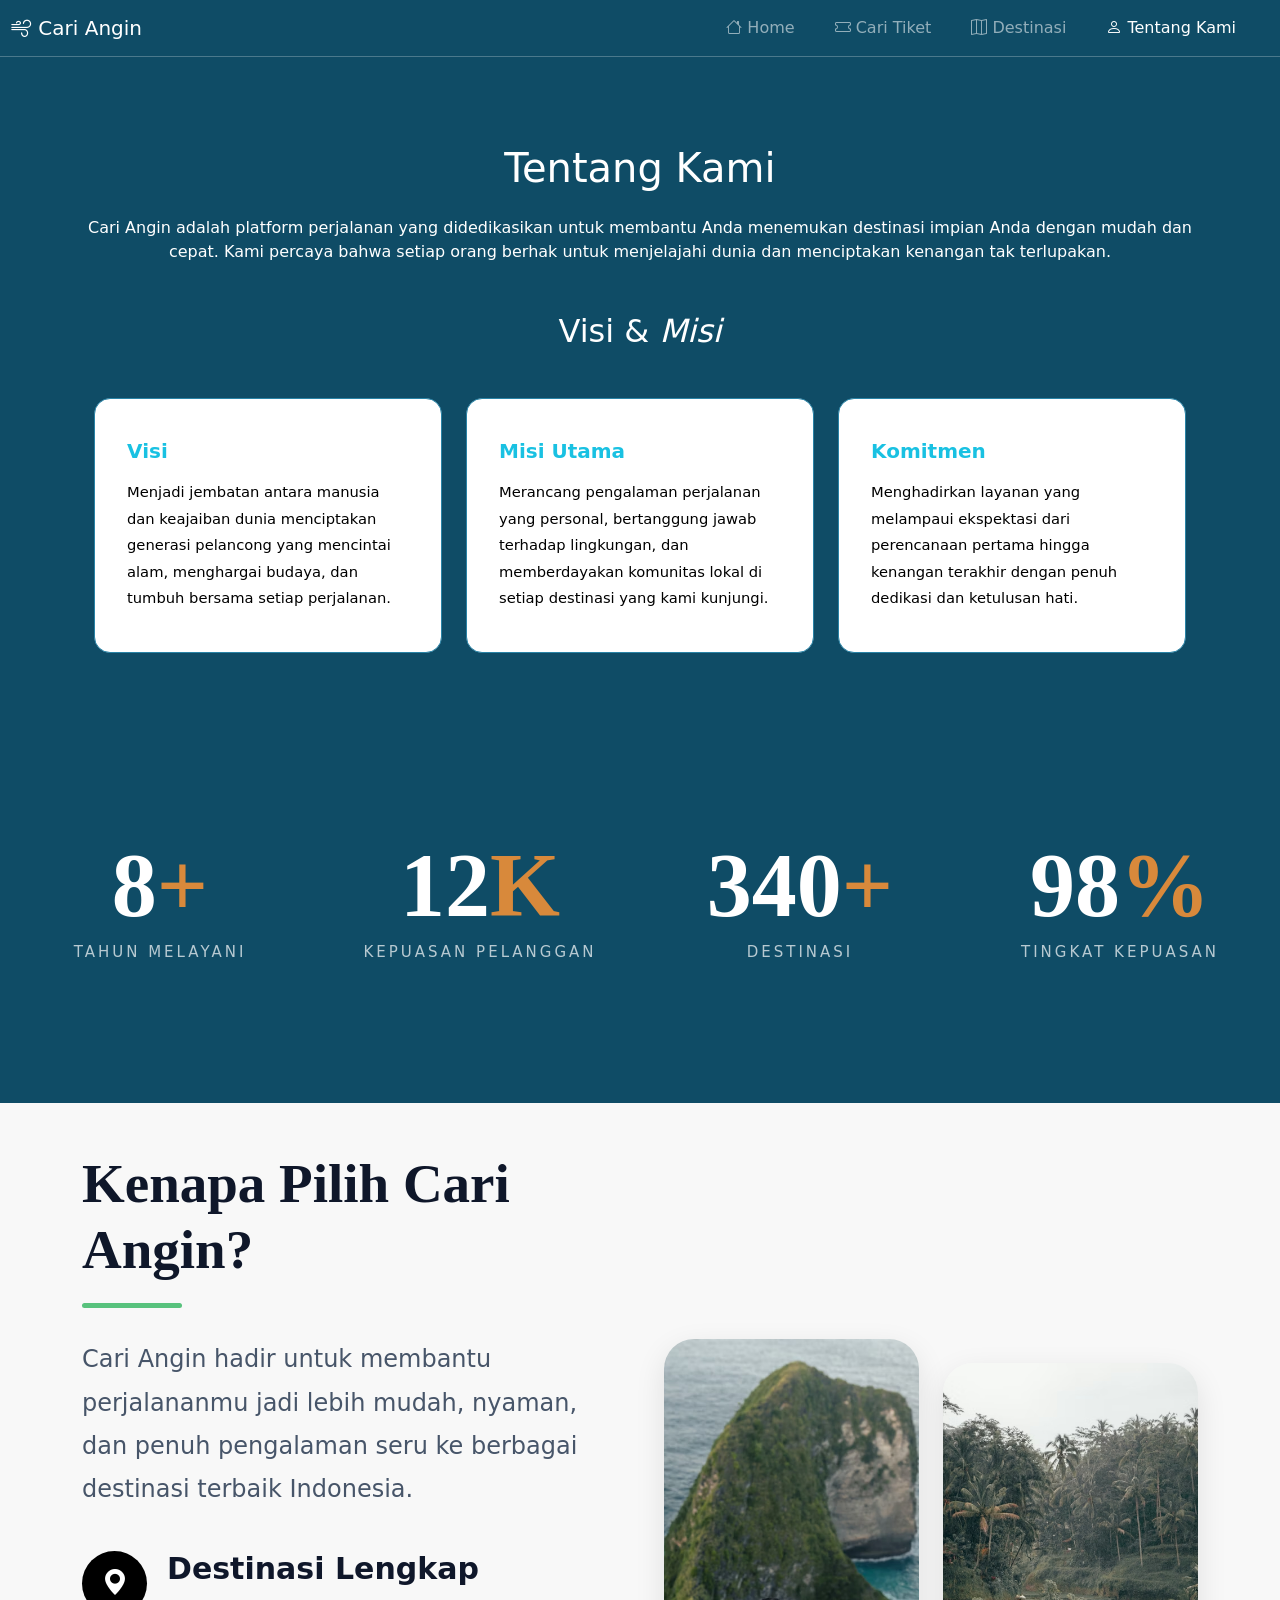
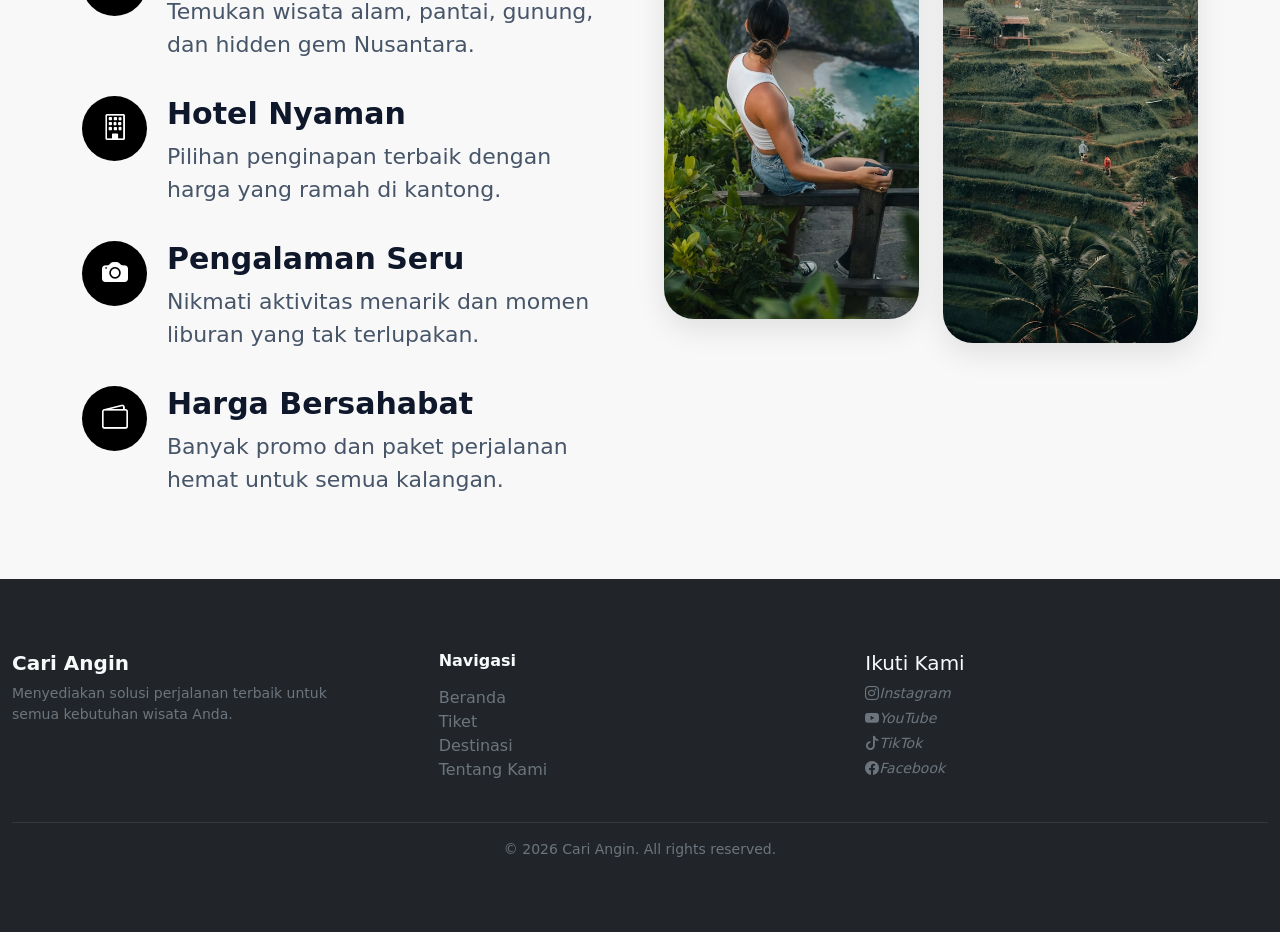
<file: tentang kami.html>
<!DOCTYPE html>
<html lang="en">
<head>
    <meta charset="UTF-8">
    <meta name="viewport" content="width=device-width, initial-scale=1.0">
    <title>Cari Angin</title>
    <link href="https://cdn.jsdelivr.net/npm/bootstrap@5.3.8/dist/css/bootstrap.min.css" rel="stylesheet">
    <link rel="stylesheet" href="https://cdn.jsdelivr.net/npm/bootstrap-icons@1.13.1/font/bootstrap-icons.min.css">
    <link rel="stylesheet" href="style tentang kami.css">
</head>
<body>
    
    <!-- NAVBAR -->
  <nav class="navbar navbar-expand-lg navbar-dark bg navbar fixed-top">
    <div class="container-fluid">
      <button class="navbar-toggler" type="button" data-bs-toggle="collapse" data-bs-target="#navbarNav">
        <span class="navbar-toggler-icon"></span>
      </button>
      <div class="collapse navbar-collapse" id="navbarNav">
        <a class="navbar-brand me-auto" href="index.html"><i class="bi bi-wind"></i> Cari Angin</a>
        <ul class="navbar-nav">
          <li class="nav-item me-4">
            <a class="nav-link" href="index.html"><i class="bi bi-house"></i> Home</a>
          </li>
          <li class="nav-item me-4">
            <a class="nav-link" href="tiket.html"><i class="bi bi-ticket"></i> Cari Tiket</a>
          </li>
          <li class="nav-item me-4">
            <a class="nav-link" href="destinasi.html"><i class="bi bi-map"></i> Destinasi</a>
          </li>
            <li class="nav-item me-4">
                <a class="nav-link active" href="#"><i class="bi bi-person"></i> Tentang Kami</a>
          </li>
        </ul>
      </div>
    </div>
    <hr style="position: absolute; top: 40px; width: 100%; color: #FFFFFF;">
  </nav>

  
    <!--banner-->
    <section class="visi-section" id="visi">
    <div class="container py-5">
        <br><br><br><br>
        <h1 class="text-center mb-4 text-white">Tentang Kami</h1>
        <p class="text-center mb-5 text-white">Cari Angin adalah platform perjalanan yang didedikasikan untuk membantu Anda menemukan destinasi impian Anda dengan mudah dan cepat. Kami percaya bahwa setiap orang berhak untuk menjelajahi dunia dan menciptakan kenangan tak terlupakan.</p>
    <div class="container">
      <div class="text-center mb-5">
        <h2 class="section-title">Visi & <em>Misi</em></h2>
      </div>
      <div class="row g-4">
        <div class="col-lg-4 col-md-6 reveal reveal-delay-1">
          <div class="vm-card">
            <h4>Visi</h4>
            <p>Menjadi jembatan antara manusia dan keajaiban dunia menciptakan generasi pelancong yang mencintai alam, menghargai budaya, dan tumbuh bersama setiap perjalanan.</p>
          </div>
        </div>
        <div class="col-lg-4 col-md-6 reveal reveal-delay-2">
          <div class="vm-card">
            <h4>Misi Utama</h4>
            <p>Merancang pengalaman perjalanan yang personal, bertanggung jawab terhadap lingkungan, dan memberdayakan komunitas lokal di setiap destinasi yang kami kunjungi.</p>
          </div>
        </div>
        <div class="col-lg-4 col-md-6 reveal reveal-delay-3">
          <div class="vm-card">
            <h4>Komitmen</h4>
            <p>Menghadirkan layanan yang melampaui ekspektasi dari perencanaan pertama hingga kenangan terakhir dengan penuh dedikasi dan ketulusan hati.</p>
          </div>
        </div>
      </div>
    </div>
    </div>
  </section>


<!--stats-->
<section class="stats-section">
  <div class="container-fluid">
    <div class="row text-center">
      <!-- ITEM -->
      <div class="col-6 col-md-3">
        <div class="stat-item">
          <h2 class="stat-number">
            8<span>+</span>
          </h2>
          <p class="stat-text">
            TAHUN MELAYANI
          </p>
        </div>
      </div>
      <!-- ITEM -->
      <div class="col-6 col-md-3">
        <div class="stat-item">
          <h2 class="stat-number">
            12<span>K</span>
          </h2>
          <p class="stat-text">
            KEPUASAN PELANGGAN
          </p>
        </div>
      </div>
      <!-- ITEM -->
      <div class="col-6 col-md-3">
        <div class="stat-item">
          <h2 class="stat-number">
            340<span>+</span>
          </h2>
          <p class="stat-text">
            DESTINASI
          </p>
        </div>
      </div>
      <!-- ITEM -->
      <div class="col-6 col-md-3">
        <div class="stat-item">
          <h2 class="stat-number">
            98<span>%</span>
          </h2>
          <p class="stat-text">
            TINGKAT KEPUASAN
          </p>
        </div>
      </div>
    </div>
  </div>
</section>


   <!-- KEUNGGULAN -->
<section class="keunggulan-section py-5">
  <div class="container">
    <div class="row align-items-center g-5">
      <!-- TEXT -->
      <div class="col-lg-6">
        <h2 class="judul-section">
          Kenapa Pilih Cari Angin?
        </h2>
        <div class="line"></div>
        <p class="deskripsi">
          Cari Angin hadir untuk membantu perjalananmu jadi lebih mudah,
          nyaman, dan penuh pengalaman seru ke berbagai destinasi terbaik Indonesia.
        </p>
        <!-- ITEM 1 -->
        <div class="fitur-item d-flex">
          <div class="icon-box">
            <i class="bi bi-geo-alt-fill"></i>
          </div>
          <div>
            <h5>Destinasi Lengkap</h5>
            <p>
              Temukan wisata alam, pantai, gunung, dan hidden gem Nusantara.
            </p>
          </div>
        </div>
        <!-- ITEM 2 -->
        <div class="fitur-item d-flex">
          <div class="icon-box">
            <i class="bi bi-building"></i>
          </div>
          <div>
            <h5>Hotel Nyaman</h5>
            <p>
              Pilihan penginapan terbaik dengan harga yang ramah di kantong.
            </p>
          </div>
        </div>
        <!-- ITEM 3 -->
        <div class="fitur-item d-flex">
          <div class="icon-box">
            <i class="bi bi-camera-fill"></i>
          </div>
          <div>
            <h5>Pengalaman Seru</h5>
            <p>
              Nikmati aktivitas menarik dan momen liburan yang tak terlupakan.
            </p>
          </div>
        </div>
        <!-- ITEM 4 -->
        <div class="fitur-item d-flex">
          <div class="icon-box">
            <i class="bi bi-wallet2"></i>
          </div>
          <div>
            <h5>Harga Bersahabat</h5>
            <p>
              Banyak promo dan paket perjalanan hemat untuk semua kalangan.
            </p>
          </div>
        </div>
      </div>
      <!-- IMAGE -->
      <div class="col-lg-6">
        <div class="row g-4">
          <div class="col-6">
            <img src="image/dolen.avif" class="img-keunggulan img-fluid" alt="">
          </div>
          <div class="col-6 mt-5">
            <img src="image/alam.avif" class="img-keunggulan img-fluid" alt="">
          </div>
        </div>
      </div>
    </div>
  </div>
</section>


    <!--Footer-->
    <footer class="bg-dark text-light py-4">
      <div class="container-fluid py-5">
        <div class="row text-center text-md-start">
          <div class="col-md-4 mb-3 mb-md-0">
            <h5 class="fw-bold">Cari Angin</h5>
            <p class="text-secondary small">
              Menyediakan solusi perjalanan terbaik untuk<br>semua kebutuhan wisata Anda.
            </p>
          </div>
          <div class="col-md-4 mb-3 mb-md-0">
            <h6 class="fw-bold mb-3">Navigasi</h6>
            <ul class="list-unstyled">
                <li>
                <a href="index.html" class="text-secondary text-decoration-none"
                  >Beranda</a
                >
              </li>
              <li>
                <a href="tiket.html" class="text-secondary text-decoration-none"
                  >Tiket</a
                >
              </li>
              <li>
                <a href="destinasi.html" class="text-secondary text-decoration-none"
                  >Destinasi</a
                >
              </li>
              <li>
                <a href="tentang kami.html" class="text-secondary text-decoration-none"
                  >Tentang Kami</a
                >
              </li>
          </div>
         
      <div class="col-md-4 bear">
          <h5>Ikuti Kami</h5>
          <ul class="list-unstyled text-secondary small">
            <li class="mb-1"><a href="#" class="text-secondary text-decoration-none"><i class="bi bi-instagram">Instagram</i></a></li>
            <li class="mb-1"><a href="#" class="text-secondary text-decoration-none"><i class="bi bi-youtube">YouTube</i></a></li>
            <li class="mb-1"><a href="#" class="text-secondary text-decoration-none"><i class="bi bi-tiktok">TikTok</i></a></li>
            <li class="mb-1"><a href="#" class="text-secondary text-decoration-none"><i class="bi bi-facebook">Facebook</i></a></li>
          </ul>
        </div>
      </div>
        <hr class="border-secondary mt-4 mb-3" />
        <p class="text-center text-secondary small mb-0">
          &copy; 2026 Cari Angin. All rights reserved.
        </p>
      </div>
    </footer>



    <script src="https://cdn.jsdelivr.net/npm/bootstrap@5.3.8/dist/js/bootstrap.bundle.min.js"></script>

    <script>
window.addEventListener("scroll", function() {
    let navbar = document.querySelector(".navbar");

    if (window.scrollY > 50) {
        navbar.classList.add("scrolled");
    } else {
        navbar.classList.remove("scrolled");
    }
});
</script>

</body>
</html>
</file>
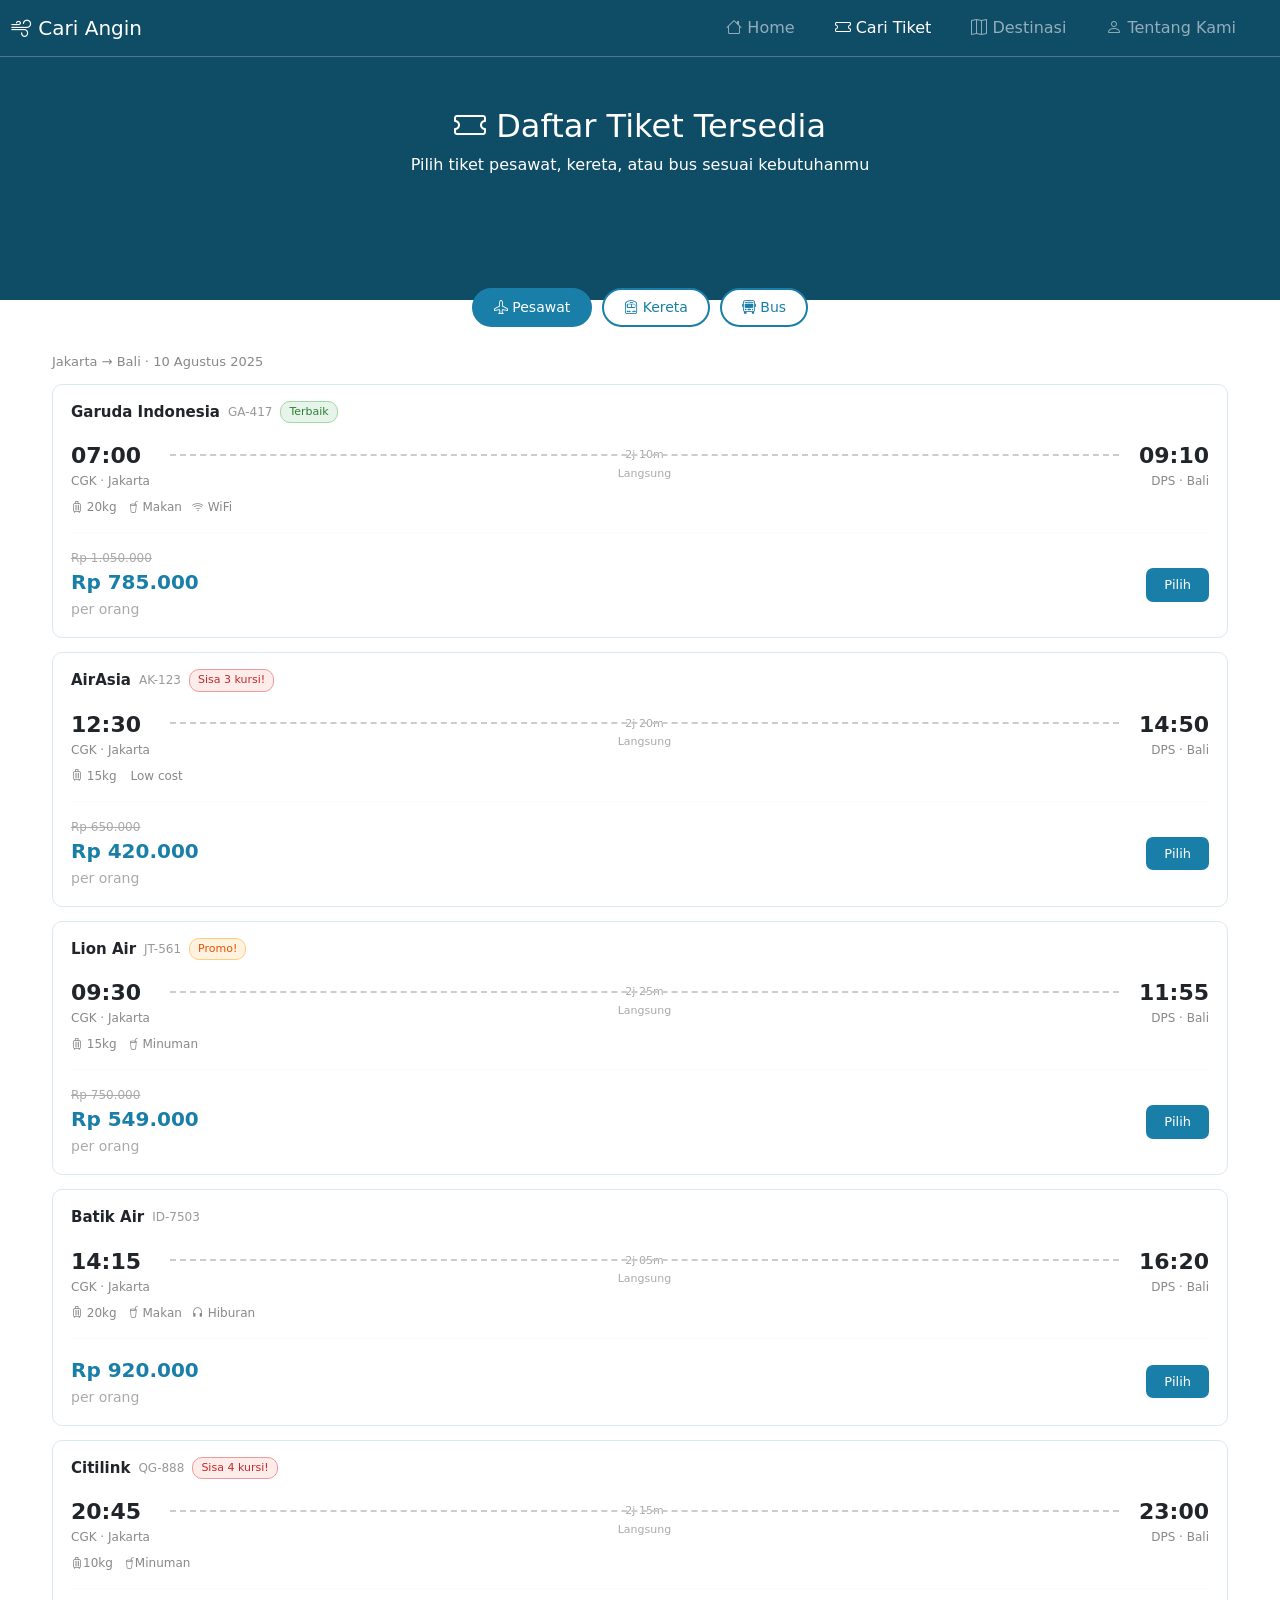
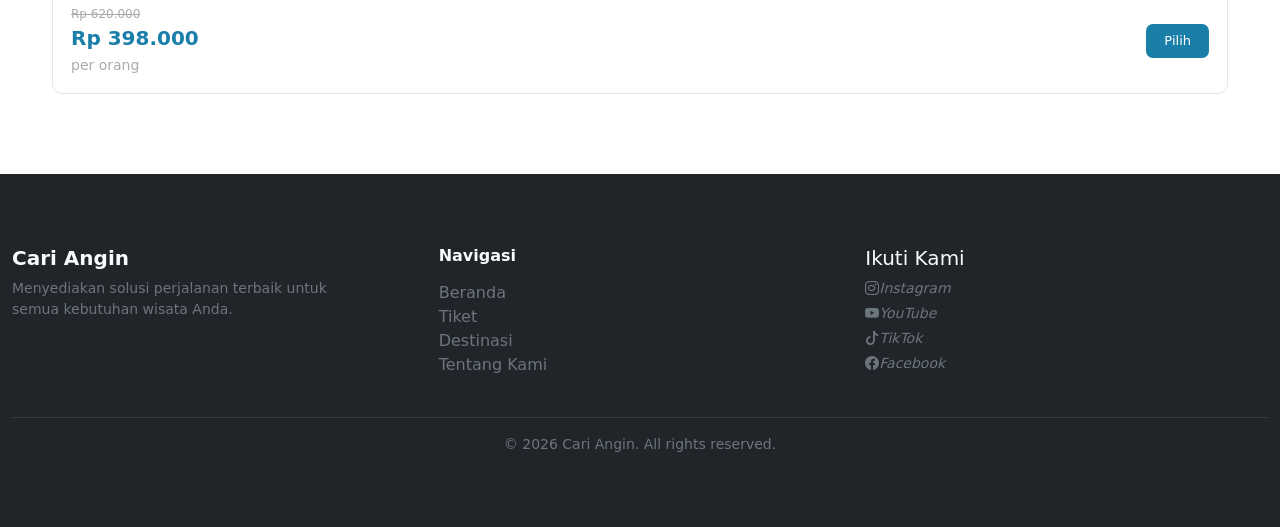
<file: tiket.html>
<!DOCTYPE html>
<html lang="en">
<head>
    <meta charset="UTF-8">
    <meta name="viewport" content="width=device-width, initial-scale=1.0">
    <title>Cari Angin</title>
    <link href="https://cdn.jsdelivr.net/npm/bootstrap@5.3.8/dist/css/bootstrap.min.css" rel="stylesheet">
    <link rel="stylesheet" href="https://cdn.jsdelivr.net/npm/bootstrap-icons@1.13.1/font/bootstrap-icons.min.css">
    <link rel="stylesheet" href="style tiket.css">
</head>
<body>
    
     <!-- NAVBAR -->
  <nav class="navbar navbar-expand-lg navbar-dark bg navbar fixed-top">
    <div class="container-fluid">
      <button class="navbar-toggler" type="button" data-bs-toggle="collapse" data-bs-target="#navbarNav">
        <span class="navbar-toggler-icon"></span>
      </button>
      <div class="collapse navbar-collapse" id="navbarNav">
        <a class="navbar-brand me-auto" href="index.html"><i class="bi bi-wind"></i> Cari Angin</a>
        <ul class="navbar-nav">
          <li class="nav-item me-4">
            <a class="nav-link" href="index.html"><i class="bi bi-house"></i> Home</a>
          </li>
          <li class="nav-item me-4">
            <a class="nav-link active" href="#"><i class="bi bi-ticket"></i> Cari Tiket</a>
          </li>
          <li class="nav-item me-4">
            <a class="nav-link" href="destinasi.html"><i class="bi bi-map"></i> Destinasi</a>
          </li>
            <li class="nav-item me-4">
                <a class="nav-link" href="tentang kami.html"><i class="bi bi-person"></i> Tentang Kami</a>
          </li>
        </ul>
      </div>
    </div>
    <hr style="position: absolute; top: 40px; width: 100%; color: #FFFFFF;">
  </nav>

<!--header-->
<div class="header-section">
    <div class="container py-5">
  <h2><i class="bi bi-ticket"></i> Daftar Tiket Tersedia</h2>
  <p>Pilih tiket pesawat, kereta, atau bus sesuai kebutuhanmu</p>
</div>
</div>
  
<div class="container" style="max-width: 1200px; margin-top: 10px;">

    <!--tab-->
<div class="tab-wrap">
    <button class="aktif" onclick="gantiTab('pesawat', this)"><i class="bi bi-airplane"></i> Pesawat</button>
    <button onclick="gantiTab('kereta', this)"><i class="bi bi-train-front"></i> Kereta</button>
    <button onclick="gantiTab('bus', this)"><i class="bi bi-bus-front"></i> Bus</button>
</div> 

  <!--pesawat-->
  <div id="tab-pesawat">
    <p style="font-size:13px; color:#888; margin-bottom:12px;">Jakarta → Bali · 10 Agustus 2025</p>
    <!--card 1-->
    <div class="kartu">
      <div class="d-flex align-items-center gap-2 mb-3">
        <span class="nama">Garuda Indonesia</span>
        <span class="kode">GA-417</span>
        <span class="badge-ijo">Terbaik</span>
      </div>
      <div class="d-flex align-items-center justify-content-between mb-1">
        <div>
          <div class="jam">07:00</div>
          <div class="kota">CGK · Jakarta</div>
        </div>
        <div style="flex:1; text-align:center; padding: 0 10px;">
          <div class="durasi">2j 10m</div>
          <div class="garis"></div>
          <div class="durasi">Langsung</div>
        </div>
        <div style="text-align:right;">
          <div class="jam">09:10</div>
          <div class="kota">DPS · Bali</div>
        </div>
      </div>
      <div class="fasilitas">
        <span><i class="bi bi-suitcase"></i> 20kg</span><span><i class="bi bi-cup-straw"></i> Makan</span><span><i class="bi bi-wifi"></i> WiFi</span>
      </div>
      <hr style="border-color:#eee;">
      <div class="d-flex align-items-center justify-content-between">
        <div>
          <div class="harga-coret">Rp 1.050.000</div>
          <div class="harga">Rp 785.000</div>
          <small style="color:#aaa;">per orang</small>
        </div>
        <button class="btn-pilih">Pilih</button>
      </div>
    </div>
    <!--card 2-->
     <div class="kartu">
      <div class="d-flex align-items-center gap-2 mb-3">
        <span class="nama">AirAsia</span>
        <span class="kode">AK-123</span>
        <span class="badge-abang">Sisa 3 kursi!</span>
      </div>
      <div class="d-flex align-items-center justify-content-between mb-1">
        <div>
          <div class="jam">12:30</div>
          <div class="kota">CGK · Jakarta</div>
        </div>
        <div style="flex:1; text-align:center; padding: 0 10px;">
          <div class="durasi">2j 20m</div>
          <div class="garis"></div>
          <div class="durasi">Langsung</div>
        </div>
        <div style="text-align:right;">
          <div class="jam">14:50</div>
          <div class="kota">DPS · Bali</div>
        </div>
      </div>
      <div class="fasilitas">
        <span><i class="bi bi-suitcase"></i> 15kg</span><span><i class="bi bi-seat"></i> Low cost</span>
      </div>
      <hr style="border-color:#eee;">
      <div class="d-flex align-items-center justify-content-between">
        <div>
          <div class="harga-coret">Rp 650.000</div>
          <div class="harga">Rp 420.000</div>
          <small style="color:#aaa;">per orang</small>
        </div>
        <button class="btn-pilih">Pilih</button>
      </div>
    </div>
  <!--card 3-->
    <div class="kartu">
      <div class="d-flex align-items-center gap-2 mb-3">
        <span class="nama">Lion Air</span>
        <span class="kode">JT-561</span>
        <span class="badge-oren">Promo!</span>
      </div>
      <div class="d-flex align-items-center justify-content-between mb-1">
        <div>
          <div class="jam">09:30</div>
          <div class="kota">CGK · Jakarta</div>
        </div>
        <div style="flex:1; text-align:center; padding: 0 10px;">
          <div class="durasi">2j 25m</div>
          <div class="garis"></div>
          <div class="durasi">Langsung</div>
        </div>
        <div style="text-align:right;">
          <div class="jam">11:55</div>
          <div class="kota">DPS · Bali</div>
        </div>
      </div>
      <div class="fasilitas">
        <span><i class="bi bi-suitcase"></i> 15kg</span><span><i class="bi bi-cup-straw"></i> Minuman</span>
      </div>
      <hr style="border-color:#eee;">
      <div class="d-flex align-items-center justify-content-between">
        <div>
          <div class="harga-coret">Rp 750.000</div>
          <div class="harga">Rp 549.000</div>
          <small style="color:#aaa;">per orang</small>
        </div>
        <button class="btn-pilih">Pilih</button>
      </div>
    </div>
<!--card 4-->
    <div class="kartu">
      <div class="d-flex align-items-center gap-2 mb-3">
        <span class="nama">Batik Air</span>
        <span class="kode">ID-7503</span>
      </div>
      <div class="d-flex align-items-center justify-content-between mb-1">
        <div>
          <div class="jam">14:15</div>
          <div class="kota">CGK · Jakarta</div>
        </div>
        <div style="flex:1; text-align:center; padding: 0 10px;">
          <div class="durasi">2j 05m</div>
          <div class="garis"></div>
          <div class="durasi">Langsung</div>
        </div>
        <div style="text-align:right;">
          <div class="jam">16:20</div>
          <div class="kota">DPS · Bali</div>
        </div>
      </div>
      <div class="fasilitas">
        <span><i class="bi bi-suitcase"></i> 20kg</span><span><i class="bi bi-cup-straw"></i> Makan</span><span><i class="bi bi-headphones"></i> Hiburan</span>
      </div>
      <hr style="border-color:#eee;">
      <div class="d-flex align-items-center justify-content-between">
        <div>
          <div class="harga">Rp 920.000</div>
          <small style="color:#aaa;">per orang</small>
        </div>
        <button class="btn-pilih">Pilih</button>
      </div>
    </div>
<!--card 5-->
    <div class="kartu">
      <div class="d-flex align-items-center gap-2 mb-3">
        <span class="nama">Citilink</span>
        <span class="kode">QG-888</span>
        <span class="badge-abang">Sisa 4 kursi!</span>
      </div>
      <div class="d-flex align-items-center justify-content-between mb-1">
        <div>
          <div class="jam">20:45</div>
          <div class="kota">CGK · Jakarta</div>
        </div>
        <div style="flex:1; text-align:center; padding: 0 10px;">
          <div class="durasi">2j 15m</div>
          <div class="garis"></div>
          <div class="durasi">Langsung</div>
        </div>
        <div style="text-align:right;">
          <div class="jam">23:00</div>
          <div class="kota">DPS · Bali</div>
        </div>
      </div>
      <div class="fasilitas">
        <span><i class="bi bi-suitcase"></i>10kg</span><span><i class="bi bi-cup-straw"></i>Minuman</span>
      </div>
      <hr style="border-color:#eee;">
      <div class="d-flex align-items-center justify-content-between">
        <div>
          <div class="harga-coret">Rp 620.000</div>
          <div class="harga">Rp 398.000</div>
          <small style="color:#aaa;">per orang</small>
        </div>
        <button class="btn-pilih">Pilih</button>
      </div>
    </div>
  </div>


  <!--kereta-->
  <div id="tab-kereta" style="display:none;">
    <p style="font-size:13px; color:#888; margin-bottom:12px;">Gambir, Jakarta → Surabaya · 10 Agustus 2025</p>
    <div class="kartu">
    <!--Card 1-->
      <div class="d-flex align-items-center gap-2 mb-3">
        <span class="nama">Argo Bromo Anggrek</span>
        <span class="kode">KA-1</span>
        <span class="badge-ijo">Favorit</span>
      </div>
      <div class="d-flex align-items-center justify-content-between mb-1">
        <div>
          <div class="jam">09:00</div>
          <div class="kota">Gambir</div>
        </div>
        <div style="flex:1; text-align:center; padding: 0 10px;">
          <div class="durasi">8j 40m</div>
          <div class="garis"></div>
          <div class="durasi">Langsung</div>
        </div>
        <div style="text-align:right;">
          <div class="jam">17:40</div>
          <div class="kota">Sby Gubeng</div>
        </div>
      </div>
      <div class="fasilitas">
        <span><i class="bi bi-cup-straw"></i> Restorasi</span><span><i class="bi bi-plug"></i> Colokan</span><span><i class="bi bi-airplane"></i> AC</span>
      </div>
      <div style="margin-top:8px;">
        <span style="font-size:12px; color:#555; font-weight:bold;">Pilih kelas: </span>
        <button class="kelas-btn" onclick="pilihKelas(this)">Ekonomi — Rp 400K</button>
        <button class="kelas-btn" onclick="pilihKelas(this)">Bisnis — Rp 650K</button>
        <button class="kelas-btn aktif" onclick="pilihKelas(this)">Eksekutif — Rp 950K</button>
      </div>
      <hr style="border-color:#eee;">
      <div class="d-flex align-items-center justify-content-between">
        <div>
          <div class="harga">Rp 950.000</div>
          <small style="color:#aaa;">per orang · eksekutif</small>
        </div>
        <button class="btn-pilih">Pilih</button>
      </div>
    </div>
    <!--Card 2-->
    <div class="kartu">
      <div class="d-flex align-items-center gap-2 mb-3">
        <span class="nama">Gajayana</span>
        <span class="kode">KA-68</span>
        <span class="badge-oren">Promo!</span>
      </div>
      <div class="d-flex align-items-center justify-content-between mb-1">
        <div>
          <div class="jam">17:00</div>
          <div class="kota">Gambir</div>
        </div>
        <div style="flex:1; text-align:center; padding: 0 10px;">
          <div class="durasi">10j 30m</div>
          <div class="garis"></div>
          <div class="durasi">Langsung</div>
        </div>
        <div style="text-align:right;">
          <div class="jam">03:30</div>
          <div class="kota">Malang</div>
        </div>
      </div>
      <div class="fasilitas">
        <span><i class="bi bi-cup-straw"></i> Restorasi</span><span><i class="bi bi-airplane"></i> AC</span><span><i class="bi bi-plug"></i> Colokan</span>
      </div>
      <div style="margin-top:8px;">
        <button class="kelas-btn aktif" onclick="pilihKelas(this)">Ekonomi — Rp 320K</button>
        <button class="kelas-btn" onclick="pilihKelas(this)">Eksekutif — Rp 720K</button>
      </div>
      <hr style="border-color:#eee;">
      <div class="d-flex align-items-center justify-content-between">
        <div>
          <div class="harga">Rp 320.000</div>
          <small style="color:#aaa;">per orang · ekonomi</small>
        </div>
        <button class="btn-pilih">Pilih</button>
      </div>
    </div>
    <!--Card 3-->
    <div class="kartu">
      <div class="d-flex align-items-center gap-2 mb-3">
        <span class="nama">Lodaya</span>
        <span class="kode">KA-82</span>
        <span class="badge-ijo">Termurah</span>
      </div>
      <div class="d-flex align-items-center justify-content-between mb-1">
        <div>
          <div class="jam">06:30</div>
          <div class="kota">Gambir</div>
        </div>
        <div style="flex:1; text-align:center; padding: 0 10px;">
          <div class="durasi">3j 20m</div>
          <div class="garis"></div>
          <div class="durasi">Langsung</div>
        </div>
        <div style="text-align:right;">
          <div class="jam">09:50</div>
          <div class="kota">Bandung</div>
        </div>
      </div>
      <div class="fasilitas">
        <span><i class="bi bi-airplane"></i> AC</span><span><i class="bi bi-chair"></i> 64 kursi</span>
      </div>
      <hr style="border-color:#eee;">
      <div class="d-flex align-items-center justify-content-between">
        <div>
          <div class="harga">Rp 120.000</div>
          <small style="color:#aaa;">per orang</small>
        </div>
        <button class="btn-pilih">Pilih</button>
      </div>
    </div>
    <!--Card 4-->
    <div class="kartu">
      <div class="d-flex align-items-center gap-2 mb-3">
        <span class="nama">Sancaka</span>
        <span class="kode">KA-89</span>
        <span class="badge-abang">Sisa 8 kursi!</span>
      </div>
      <div class="d-flex align-items-center justify-content-between mb-1">
        <div>
          <div class="jam">07:50</div>
          <div class="kota">Sby Gubeng</div>
        </div>
        <div style="flex:1; text-align:center; padding: 0 10px;">
          <div class="durasi">5j 10m</div>
          <div class="garis"></div>
          <div class="durasi">Langsung</div>
        </div>
        <div style="text-align:right;">
          <div class="jam">13:00</div>
          <div class="kota">Yogyakarta</div>
        </div>
      </div>
      <div class="fasilitas">
        <span><i class="bi bi-airplane"></i> AC</span><span><i class="bi bi-cup-straw"></i> Restorasi</span><span><i class="bi bi-plug"></i> Colokan</span>
      </div>
      <div style="margin-top:8px;">
        <button class="kelas-btn aktif" onclick="pilihKelas(this)">Ekonomi — Rp 210K</button>
        <button class="kelas-btn" onclick="pilihKelas(this)">Eksekutif — Rp 480K</button>
      </div>
      <hr style="border-color:#eee;">
      <div class="d-flex align-items-center justify-content-between">
        <div>
          <div class="harga">Rp 210.000</div>
          <small style="color:#aaa;">per orang · ekonomi</small>
        </div>
        <button class="btn-pilih">Pilih</button>
      </div>
    </div>
  </div>


  <!--bus-->
  <div id="tab-bus" style="display:none;">
    <p style="font-size:13px; color:#888; margin-bottom:12px;">Jakarta → Yogyakarta · 10 Agustus 2025</p>
    <div class="kartu">
    <!--card 1-->
      <div class="d-flex align-items-center gap-2 mb-3">
        <span class="nama">Sinar Jaya</span>
        <span class="kode">Super Eksekutif</span>
        <span class="badge-ijo">Best Seller</span>
      </div>
      <div class="d-flex align-items-center justify-content-between mb-1">
        <div>
          <div class="jam">20:00</div>
          <div class="kota">Jakarta</div>
        </div>
        <div style="flex:1; text-align:center; padding: 0 10px;">
          <div class="durasi">8j 30m</div>
          <div class="garis"></div>
          <div class="durasi">Langsung</div>
        </div>
        <div style="text-align:right;">
          <div class="jam">04:30</div>
          <div class="kota">Yogyakarta</div>
        </div>
      </div>
      <div class="fasilitas">
        <span><i class="bi bi-airplane"></i></span><span><i class="bi bi-cup-straw"></i> Snack</span><span><i class="bi bi-tv"></i> TV</span><span><i class="bi bi-plug"></i> USB</span><span><i class="bi bi-couch"></i> 150°</span>
      </div>
      <hr style="border-color:#eee;">
      <div class="d-flex align-items-center justify-content-between">
        <div>
          <div class="harga">Rp 185.000</div>
          <small style="color:#aaa;">per orang</small>
        </div>
        <button class="btn-pilih">Pilih</button>
      </div>
    </div>
    <!--card 2-->
    <div class="kartu">
      <div class="d-flex align-items-center gap-2 mb-3">
        <span class="nama">Pahala Kencana</span>
        <span class="kode">Sleeper Bus</span>
        <span class="badge-oren">Promo!</span>
      </div>
      <div class="d-flex align-items-center justify-content-between mb-1">
        <div>
          <div class="jam">21:30</div>
          <div class="kota">Jakarta</div>
        </div>
        <div style="flex:1; text-align:center; padding: 0 10px;">
          <div class="durasi">9j</div>
          <div class="garis"></div>
          <div class="durasi">1 stop</div>
        </div>
        <div style="text-align:right;">
          <div class="jam">06:30</div>
          <div class="kota">Yogyakarta</div>
        </div>
      </div>
      <div class="fasilitas">
        <span><i class="bi bi-airplane"></i> AC</span><span><i class="bi bi-couch"></i> Tidur 180°</span><span><i class="bi bi-cup-straw"></i> Makan malam</span><span><i class="bi bi-wifi"></i> WiFi</span>
      </div>
      <hr style="border-color:#eee;">
      <div class="d-flex align-items-center justify-content-between">
        <div>
          <div class="harga-coret">Rp 450.000</div>
          <div class="harga">Rp 350.000</div>
          <small style="color:#aaa;">per orang</small>
        </div>
        <button class="btn-pilih">Pilih</button>
      </div>
    </div>
    <!--card 3-->
    <div class="kartu">
      <div class="d-flex align-items-center gap-2 mb-3">
        <span class="nama">Rosalia Indah</span>
        <span class="kode">Eksekutif</span>
        <span class="badge-ijo">Termurah</span>
      </div>
      <div class="d-flex align-items-center justify-content-between mb-1">
        <div>
          <div class="jam">07:00</div>
          <div class="kota">Jakarta</div>
        </div>
        <div style="flex:1; text-align:center; padding: 0 10px;">
          <div class="durasi">8j</div>
          <div class="garis"></div>
          <div class="durasi">Langsung</div>
        </div>
        <div style="text-align:right;">
          <div class="jam">15:00</div>
          <div class="kota">Yogyakarta</div>
        </div>
      </div>
      <div class="fasilitas">
        <span><i class="bi bi-airplane"></i> AC</span><span><i class="bi bi-couch"></i> Reclining</span><span><i class="bi bi-plug"></i> USB</span>
      </div>
      <hr style="border-color:#eee;">
      <div class="d-flex align-items-center justify-content-between">
        <div>
          <div class="harga">Rp 140.000</div>
          <small style="color:#aaa;">per orang</small>
        </div>
        <button class="btn-pilih">Pilih</button>
      </div>
    </div>
    <!--card 4-->
    <div class="kartu">
      <div class="d-flex align-items-center gap-2 mb-3">
        <span class="nama">PO Haryanto</span>
        <span class="kode">Super Eksekutif</span>
        <span class="badge-abang">Sisa 3 kursi!</span>
      </div>
      <div class="d-flex align-items-center justify-content-between mb-1">
        <div>
          <div class="jam">22:00</div>
          <div class="kota">Jakarta</div>
        </div>
        <div style="flex:1; text-align:center; padding: 0 10px;">
          <div class="durasi">9j 30m</div>
          <div class="garis"></div>
          <div class="durasi">Langsung</div>
        </div>
        <div style="text-align:right;">
          <div class="jam">07:30</div>
          <div class="kota">Yogyakarta</div>
        </div>
      </div>
      <div class="fasilitas">
        <span><i class="bi bi-air-conditioner"></i> AC</span><span><i class="bi bi-cup-straw"></i> Snack</span><span><i class="bi bi-wifi"></i> WiFi</span><span><i class="bi bi-loupe"></i> 160°</span>
      </div>
      <hr style="border-color:#eee;">
      <div class="d-flex align-items-center justify-content-between">
        <div>
          <div class="harga">Rp 225.000</div>
          <small style="color:#aaa;">per orang</small>
        </div>
        <button class="btn-pilih">Pilih</button>
      </div>
    </div>
  </div>
</div>


      <!--Footer-->
    <footer class="bg-dark text-light py-4">
      <div class="container-fluid py-5">
        <div class="row text-center text-md-start">
          <div class="col-md-4 mb-3 mb-md-0">
            <h5 class="fw-bold">Cari Angin</h5>
            <p class="text-secondary small">
              Menyediakan solusi perjalanan terbaik untuk<br>semua kebutuhan wisata Anda.
            </p>
          </div>
          <div class="col-md-4 mb-3 mb-md-0">
            <h6 class="fw-bold mb-3">Navigasi</h6>
            <ul class="list-unstyled">
                <li>
                <a href="index.html" class="text-secondary text-decoration-none"
                  >Beranda</a
                >
              </li>
              <li>
                <a href="tiket.html" class="text-secondary text-decoration-none"
                  >Tiket</a
                >
              </li>
              <li>
                <a href="destinasi.html" class="text-secondary text-decoration-none"
                  >Destinasi</a
                >
              </li>
              <li>
                <a href="tentang kami.html" class="text-secondary text-decoration-none"
                  >Tentang Kami</a
                >
              </li>
          </div>
         
      <div class="col-md-4 bear">
          <h5>Ikuti Kami</h5>
          <ul class="list-unstyled text-secondary small">
            <li class="mb-1"><a href="#" class="text-secondary text-decoration-none"><i class="bi bi-instagram">Instagram</i></a></li>
            <li class="mb-1"><a href="#" class="text-secondary text-decoration-none"><i class="bi bi-youtube">YouTube</i></a></li>
            <li class="mb-1"><a href="#" class="text-secondary text-decoration-none"><i class="bi bi-tiktok">TikTok</i></a></li>
            <li class="mb-1"><a href="#" class="text-secondary text-decoration-none"><i class="bi bi-facebook">Facebook</i></a></li>
          </ul>
        </div>
      </div>
        <hr class="border-secondary mt-4 mb-3" />
        <p class="text-center text-secondary small mb-0">
          &copy; 2026 Cari Angin. All rights reserved.
        </p>
      </div>
    </footer>



<script src="https://cdn.jsdelivr.net/npm/bootstrap@5.3.8/dist/js/bootstrap.bundle.min.js"></script>

<script>

window.addEventListener("scroll", function() {
    let navbar = document.querySelector(".navbar");

    if (window.scrollY > 50) {
        navbar.classList.add("scrolled");
    } else {
        navbar.classList.remove("scrolled");
    }
});

function gantiTab(tipe, tombol) {
  document.getElementById('tab-pesawat').style.display = 'none';
  document.getElementById('tab-kereta').style.display  = 'none';
  document.getElementById('tab-bus').style.display     = 'none';
  document.getElementById('tab-' + tipe).style.display = 'block';
  document.querySelectorAll('.tab-wrap button').forEach(b => b.classList.remove('aktif'));
  tombol.classList.add('aktif');
}

function pilihKelas(tombol) {
  tombol.closest('.kartu').querySelectorAll('.kelas-btn').forEach(b => b.classList.remove('aktif'));
  tombol.classList.add('aktif');
}
</script>

</body>
</html>
</file>
<file: style index.css>
/*=====INDEX=====*/
.body {
    padding: 0 0;
    margin: 0 0;
}

/* Navbar */
.navbar {
    position: fixed;
    outline: none;
    box-shadow: none;
    transition: 0.3s;
}
.navbar.scrolled {
    background: #0f4c66;
    box-shadow: 0 2px 10px rgba(0,0,0,0.2);
     z-index: 1;
    border-bottom: 1px solid gray;
}

/* Banner*/
.banner {
    min-height:100vh;
    background-image:
    linear-gradient(rgba(0,0,0,.55), rgba(0,0,0,.55)),
    url("image/ranukumbolo.jpeg");
    background-size:cover;
    background-position:center;
    display:flex;
    align-items:center;
    position:relative;
    padding:0 5rem;
}
/*text-banner*/
.banner h1{
    font-size:90px;
    font-weight:700;
    margin-bottom:20px;
    color:white;
}
.banner p{
    font-size:28px;
    max-width:700px;
    color:rgba(255,255,255,.85);
}
.banner::after{
    content:'';
    position:absolute;
    left:0;
    bottom:0;
    width:100%;
    height:30%;
    background:linear-gradient(
        0deg,
        white 10%,
        transparent 60%
    );
}
.typing{
    color: #ffffff;
    border-right: 2px solid #ffffff;
    padding-right: 5px;
    white-space: nowrap;
    overflow: hidden;
    width: fit-content;
}

/* Card */
.travel-card{
    height:380px;
    border-radius:30px;
    overflow:hidden;
    position:relative;
    cursor:pointer;
    transition:.4s;
}
.travel-card:hover{
    transform:translateY(-10px);
}
/*img-card*/
.travel-card img{
    width:100%;
    height:100%;
    object-fit:cover;
    transition:.5s;
}
.travel-card:hover img{
    transform:scale(1.08);
}
/*overlay-card*/
.overlay{
    position:absolute;
    inset:0;
    background:linear-gradient(
        to top,
        rgba(0,0,0,.85),
        rgba(0,0,0,.2),
        transparent
      );
    padding:25px;
    display:flex;
    flex-direction:column;
    justify-content:space-between;
}
/*button-card*/
.btn-custom{
    background:white;
    color:#111;
    border-radius:999px;
    padding:12px 24px;
    text-decoration:none;
    font-weight:500;
    display:inline-block;
    margin-bottom:20px;
    transition:.3s;
}
.btn-custom:hover{
    background:#f1f1f1;
}
/*text-card*/
.content h2{
    color:white;
    font-size:32px;
    margin-bottom:8px;
    font-family:'Playfair Display',serif;
}
.content p{
    color:rgba(255,255,255,.75);
    margin:0;
}
/*button hilang-card*/
.btn-custom{
    background:white;
    color:#111;
    border-radius:999px;
    padding:12px 24px;
    text-decoration:none;
    font-weight:500;
    display:inline-block;
    opacity:0;
    transform:translateY(20px);
    transition:.4s ease;
}
.travel-card:hover .btn-custom{
    opacity:1;
    transform:translateY(0);
}
.content{
    position:absolute;
    bottom:30px;
}
.btn-custom{
    margin-top:15px;
}

/*testimoni*/
.testimoni {
    background: #f5f9fc;
}
.judul {
    color: #1a7fa8;
    font-weight: bold;
}
.subjudul {
    color: #777;
    font-size: 14px;
}
.card-testi {
    background: white;
    padding: 20px;
    border-radius: 12px;
    border: 1px solid #dce8f0;
    transition: 0.3s;
    height: 100%;
}
.card-testi:hover {
    transform: translateY(-4px);
    box-shadow: 0 5px 15px rgba(0,0,0,0.08);
}
.card-testi h5 {
    margin-bottom: 3px;
    font-weight: bold;
}
.card-testi small {
    color: #888;
}
.card-testi p {
    margin-top: 12px;
    color: #555;
    line-height: 1.6;
}

/*kontak*/
.judul-kontak {
    color: #1a7fa8;
    font-weight: bold;
}
.subjudul-kontak {
    color: #777;
    font-size: 14px;
}
.contact-card{
    text-align: left;
}
.kontak .row {
    justify-content: flex-start;
}

/* Footer */
.social-icons a {
  display: inline-block;
  color: #fff;
  font-size: 20px;
  margin-right: 15px;
  transition: 0.3s;
}
</file>
<file: style destinasi.css>
/*=====DESTINASI=====*/
/* Navbar */
.navbar {
    position: fixed;
    outline: none;
    box-shadow: none;
    transition: 0.3s;
}
.navbar.scrolled {
    background: #0f4c66;
    box-shadow: 0 2px 10px rgba(0,0,0,0.2);
     z-index: 1;
    border-bottom: 1px solid gray;
}

/*header*/
.header-section {
    background: #0f4c66;
    width: 100%;
    height: 300px;
    color: #ffffff;
    display: flex;
    align-items: center;
    justify-content: center;
    text-align: center;
}

/*tab*/
.tab-wrap {
    display: flex;
    justify-content: center;
    gap: 10px;
    margin-top: -22px;
    margin-bottom: 25px;
}
.tab-wrap button {
    background: white;
    border: 2px solid #1a7fa8;
    color: #1a7fa8;
    border-radius: 20px;
    padding: 7px 20px;
    font-size: 14px;
    cursor: pointer;
    }
.tab-wrap button.aktif {
    background: #1a7fa8;
    color: white;
}

/* CARD */
.card {
    border: none;
    border-radius: 14px;
    overflow: hidden;
    transition: 0.3s ease;
    box-shadow: 0 4px 10px rgba(0,0,0,0.08);
}
.card:hover {
    transform: translateY(-5px);
    box-shadow: 0 8px 20px rgba(0,0,0,0.15);
}
.card-img-top {
    width: 100%;
    height: 230px;
    object-fit: cover;
}
.card-body {
    display: flex;
    flex-direction: column;
    justify-content: space-between;
    min-height: 120px;
}
.card-title {
    font-size: 1.4rem;
    font-weight: 600;
    margin-bottom: 10px;
}
.card-text {
    color: #666;
    font-size: 14px;
    line-height: 1.5;
}

/*footer*/
footer {
    margin-top: 80px;
}
</file>
<file: style tentang kami.css>
/*=====TENTANG KAMI=====*/
/* Navbar */
.navbar {
    position: fixed;
    outline: none;
    box-shadow: none;
    transition: 0.3s;
}
.navbar.scrolled {
    background: #0f4c66;
    box-shadow: 0 2px 10px rgba(0,0,0,0.2);
     z-index: 1;
    border-bottom: 1px solid gray;
}

/*visi misi*/
.visi-section { background: #0f4c66; }
.section-title { color: #ffffff; }
.vm-card {
    background: #ffffff;
    border-radius: 16px;
    padding: 2.5rem 2rem;
    height: 100%;
    border: 1px solid rgb(41, 131, 166);
    position: relative;
    overflow: hidden;
    transition: transform 0.3s, box-shadow 0.3s;
}
.vm-card:hover {
    transform: translateY(-6px);
    box-shadow: 0 20px 60px rgba(41, 131, 166, 0.349);
}
.vm-card::before {
    content: '';
    position: absolute;
    top: 0; left: 0; right: 0;
    height: 3px;
}
.vm-card h4 {
    font-size: 1.25rem;
    font-weight: 700;
    color: #19c1e2;
    margin-bottom: 1rem;
}
.vm-card p {
    font-size: 0.92rem;
    color: #000000;
    line-height: 1.8;
    margin: 0;
}

/*stats*/
.stats-section{
    background:#0f4c66;
    padding:120px 0;
}
.stat-item{
    padding:20px;
}
.stat-number{
    font-size:90px;
    font-weight:700;
    color:white;
    line-height:1;
    margin-bottom:10px;
    font-family:'Playfair Display', serif;
}
.stat-number span{
    color:#d8893b;
}
.stat-text{
    color:rgba(255,255,255,.7);
    letter-spacing:3px;
    font-size:15px;
    margin:0;
}
@media(max-width:768px){

.stats-section{
    padding:70px 0;
    }
.stat-number{
    font-size:55px;
    }
.stat-text{
    font-size:12px;
    letter-spacing:2px;
    }
}

/*section-keunggulan*/
.keunggulan-section{
    padding:100px 0;
    background:#f8f8f8;
}

/*judul-keunggulan*/
.judul-section{
    font-size:55px;
    font-weight:700;
    color:#0f172a;
    margin-bottom:20px;
    font-family:'Playfair Display', serif;
}
/*line-keunggulan*/
.line{
    width:100px;
    height:5px;
    background:#58c27d;
    border-radius:20px;
    margin-bottom:30px;
}
/*deskripsi-keunggulan*/
.deskripsi{
    font-size:24px;
    line-height:1.8;
    color:#475569;
    margin-bottom:40px;
}
/*fitur-keunggulan*/
.fitur-item{
    gap:20px;
    margin-bottom:35px;
}
/*icon-keunggulan*/
.icon-box{
    width:65px;
    height:65px;
    border-radius:50%;
    background:#000000;
    display:flex;
    align-items:center;
    justify-content:center;
    flex-shrink:0;
}
.icon-box i{
    color:white;
    font-size:26px;
}
/*text-keunggulan*/
.fitur-item h5{
    font-size:30px;
    font-weight:700;

    color:#0f172a;
}
.fitur-item p{
    margin:0;
    color:#475569;
    font-size:22px;
}
/*img-keunggulan*/
.img-keunggulan{
    border-radius:30px;
    object-fit:cover;
    height:580px;
    width:100%;
    box-shadow:0 10px 30px rgba(0,0,0,.1);
}
</file>
<file: style tiket.css>
/*=====TIKET=====*/
/* Navbar */
.navbar {
    position: fixed;
    outline: none;
    box-shadow: none;
    transition: 0.3s;
}
.navbar.scrolled {
    background: #0f4c66;
    box-shadow: 0 2px 10px rgba(0,0,0,0.2);
     z-index: 1;
    border-bottom: 1px solid gray;
}

/*header*/
.header-section {
    background: #0f4c66;
    width: 100%;
    height: 300px;
    color: #ffffff;
    display: flex;
    align-items: center;
    justify-content: center;
    text-align: center;
}

/*tab*/
.tab-wrap {
    display: flex;
    justify-content: center;
    gap: 10px;
    margin-top: -22px;
    margin-bottom: 25px;
}
.tab-wrap button {
    background: white;
    border: 2px solid #1a7fa8;
    color: #1a7fa8;
    border-radius: 20px;
    padding: 7px 20px;
    font-size: 14px;
    cursor: pointer;
    }
.tab-wrap button.aktif {
    background: #1a7fa8;
    color: white;
}

/*card-tiket*/
.kartu {
    background: white;
    border-radius: 10px;
    border: 1px solid #dce8f0;
    padding: 16px 18px;
    margin-bottom: 14px;
}
.nama { font-weight: bold; font-size: 15px; }
.kode { font-size: 12px; color: #999; }
.badge-ijo {
    background: #e6f4ea;
    color: #2e7d32;
    border: 1px solid #a5d6a7;
    font-size: 11px;
    padding: 2px 8px;
    border-radius: 10px;
}
.badge-oren {
    background: #fff3e0;
    color: #e65100;
    border: 1px solid #ffcc80;
    font-size: 11px;
    padding: 2px 8px;
    border-radius: 10px;
}
.badge-abang {
    background: #fdecea;
    color: #c62828;
    border: 1px solid #ef9a9a;
    font-size: 11px;
    padding: 2px 8px;
    border-radius: 10px;
}
.jam { font-size: 22px; font-weight: bold; }
.kota { font-size: 12px; color: #888; }
.garis {
    border-top: 2px dashed #ccc;
    flex: 1;
    margin: 0 10px;
    position: relative;
    top: -10px;
}
.durasi { font-size: 11px; color: #aaa; text-align: center; }
.harga { font-size: 20px; font-weight: bold; color: #1a7fa8; }
.harga-coret { font-size: 12px; color: #aaa; text-decoration: line-through; }
.btn-pilih {
    background: #1a7fa8;
    color: white;
    border: none;
    border-radius: 7px;
    padding: 7px 18px;
    font-size: 13px;
    cursor: pointer;
}
.btn-pilih:hover { background: #155f80; }
.fasilitas { font-size: 12px; color: #888; margin-top: 8px; }
.fasilitas span { margin-right: 10px; }

/*kelas kereta*/
.kelas-btn {
    font-size: 11px;
    border: 1px solid #1a7fa8;
    color: #1a7fa8;
    background: white;
    border-radius: 5px;
    padding: 2px 8px;
    cursor: pointer;
    margin-right: 5px;
}
.kelas-btn.aktif {
    background: #1a7fa8;
    color: white;
}

/*footer*/
footer {
    margin-top: 80px;
}
</file>
